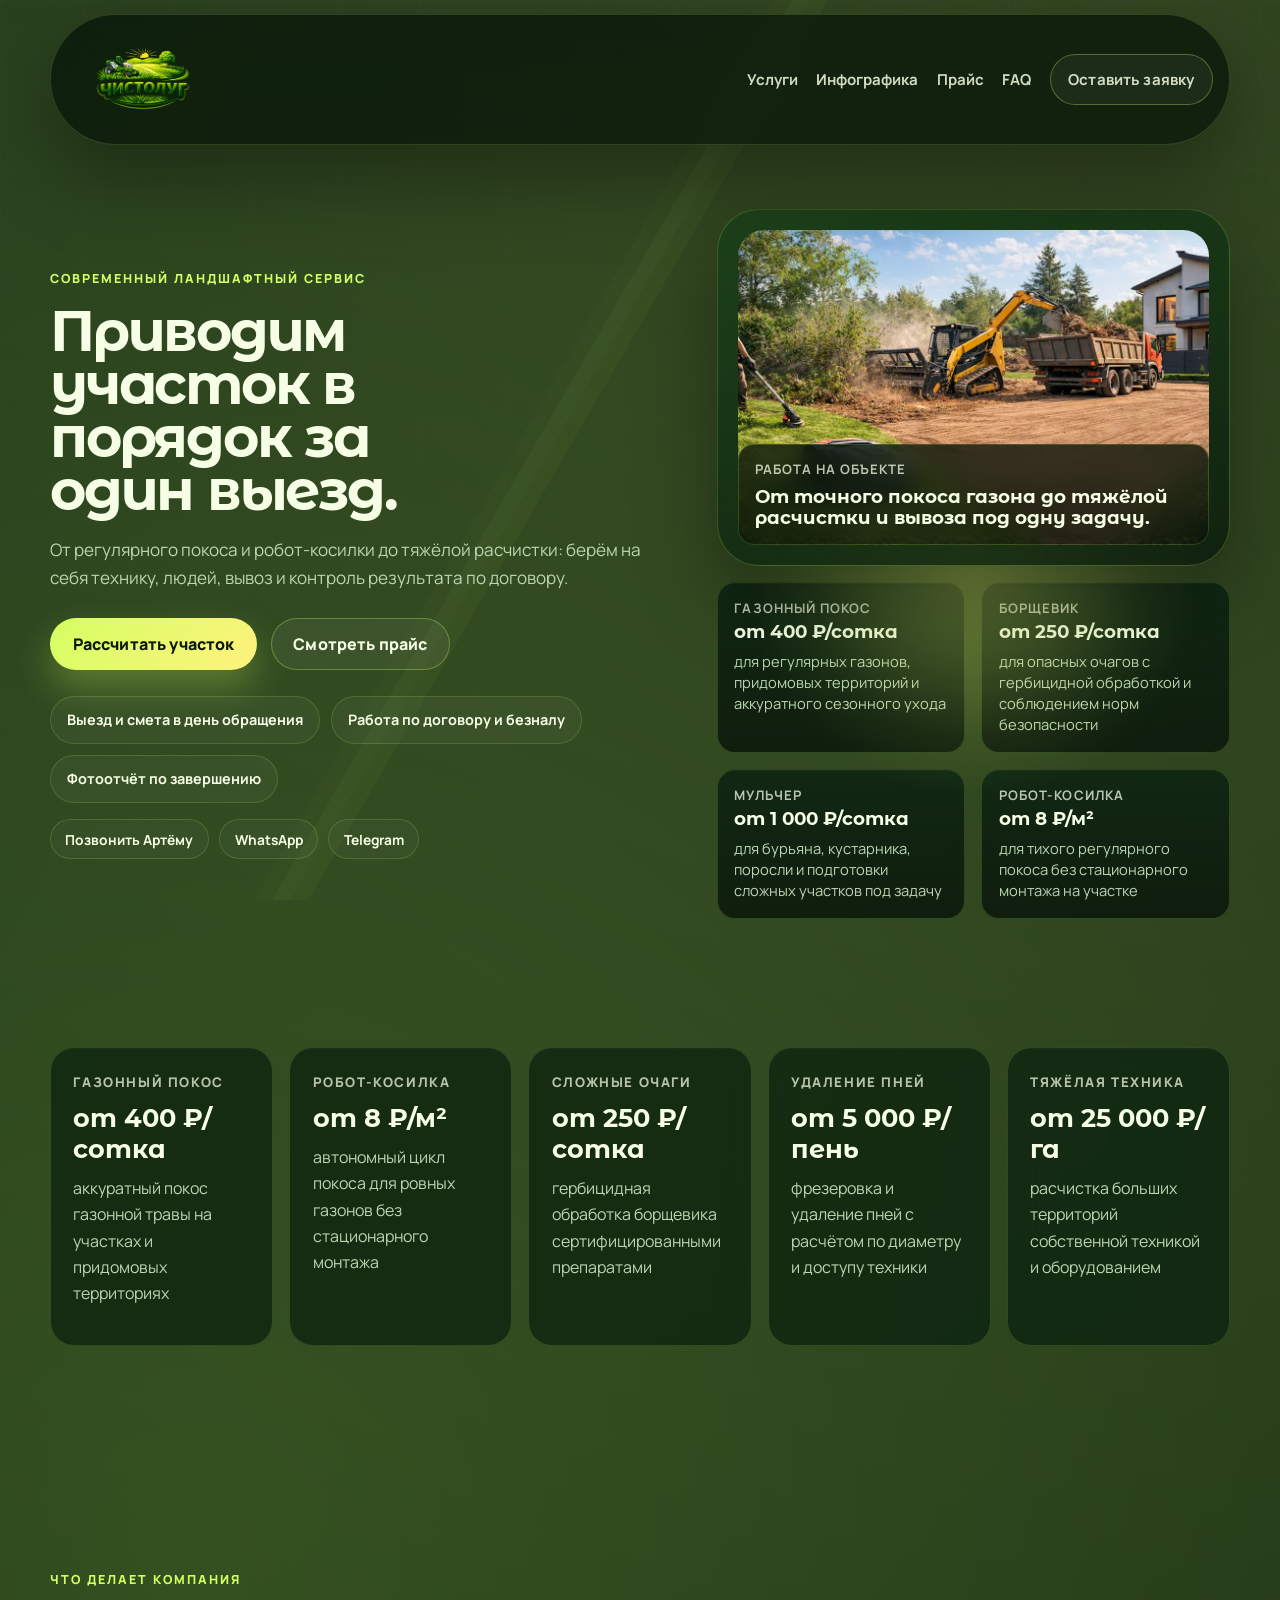
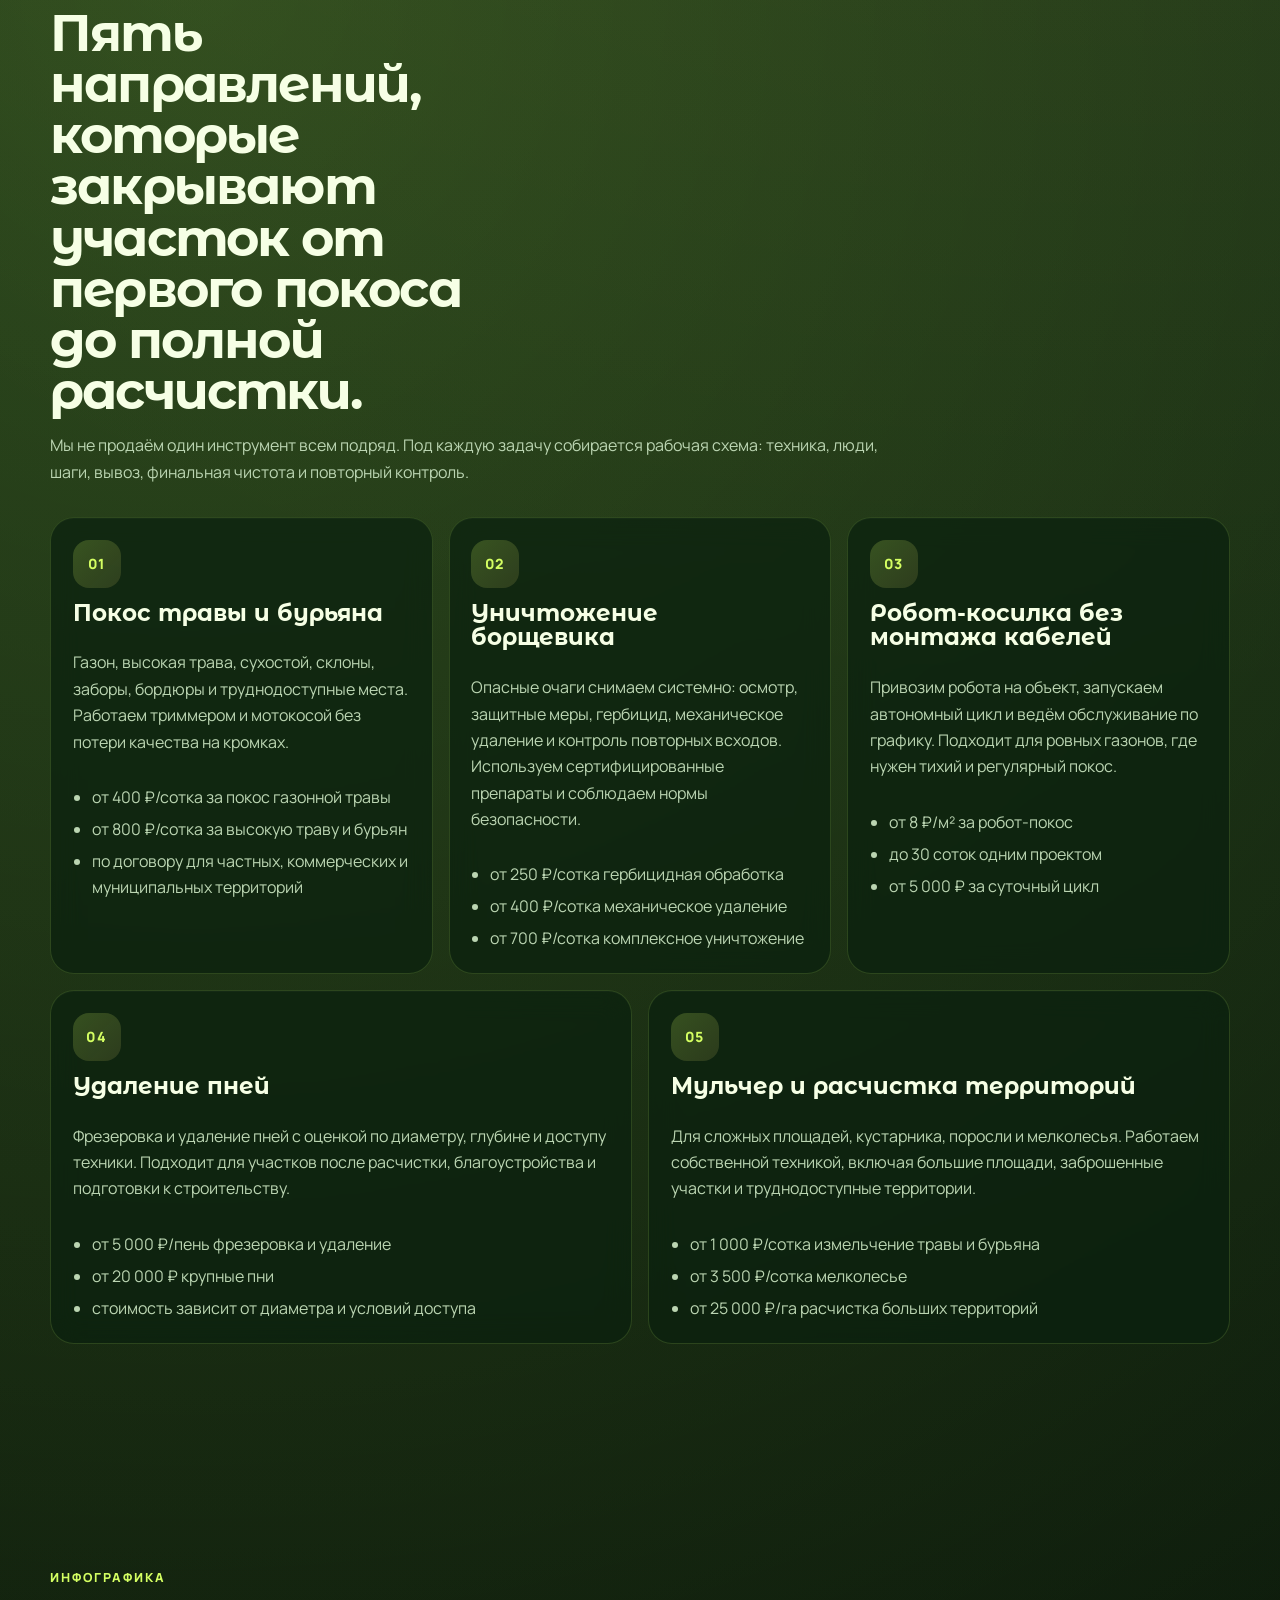
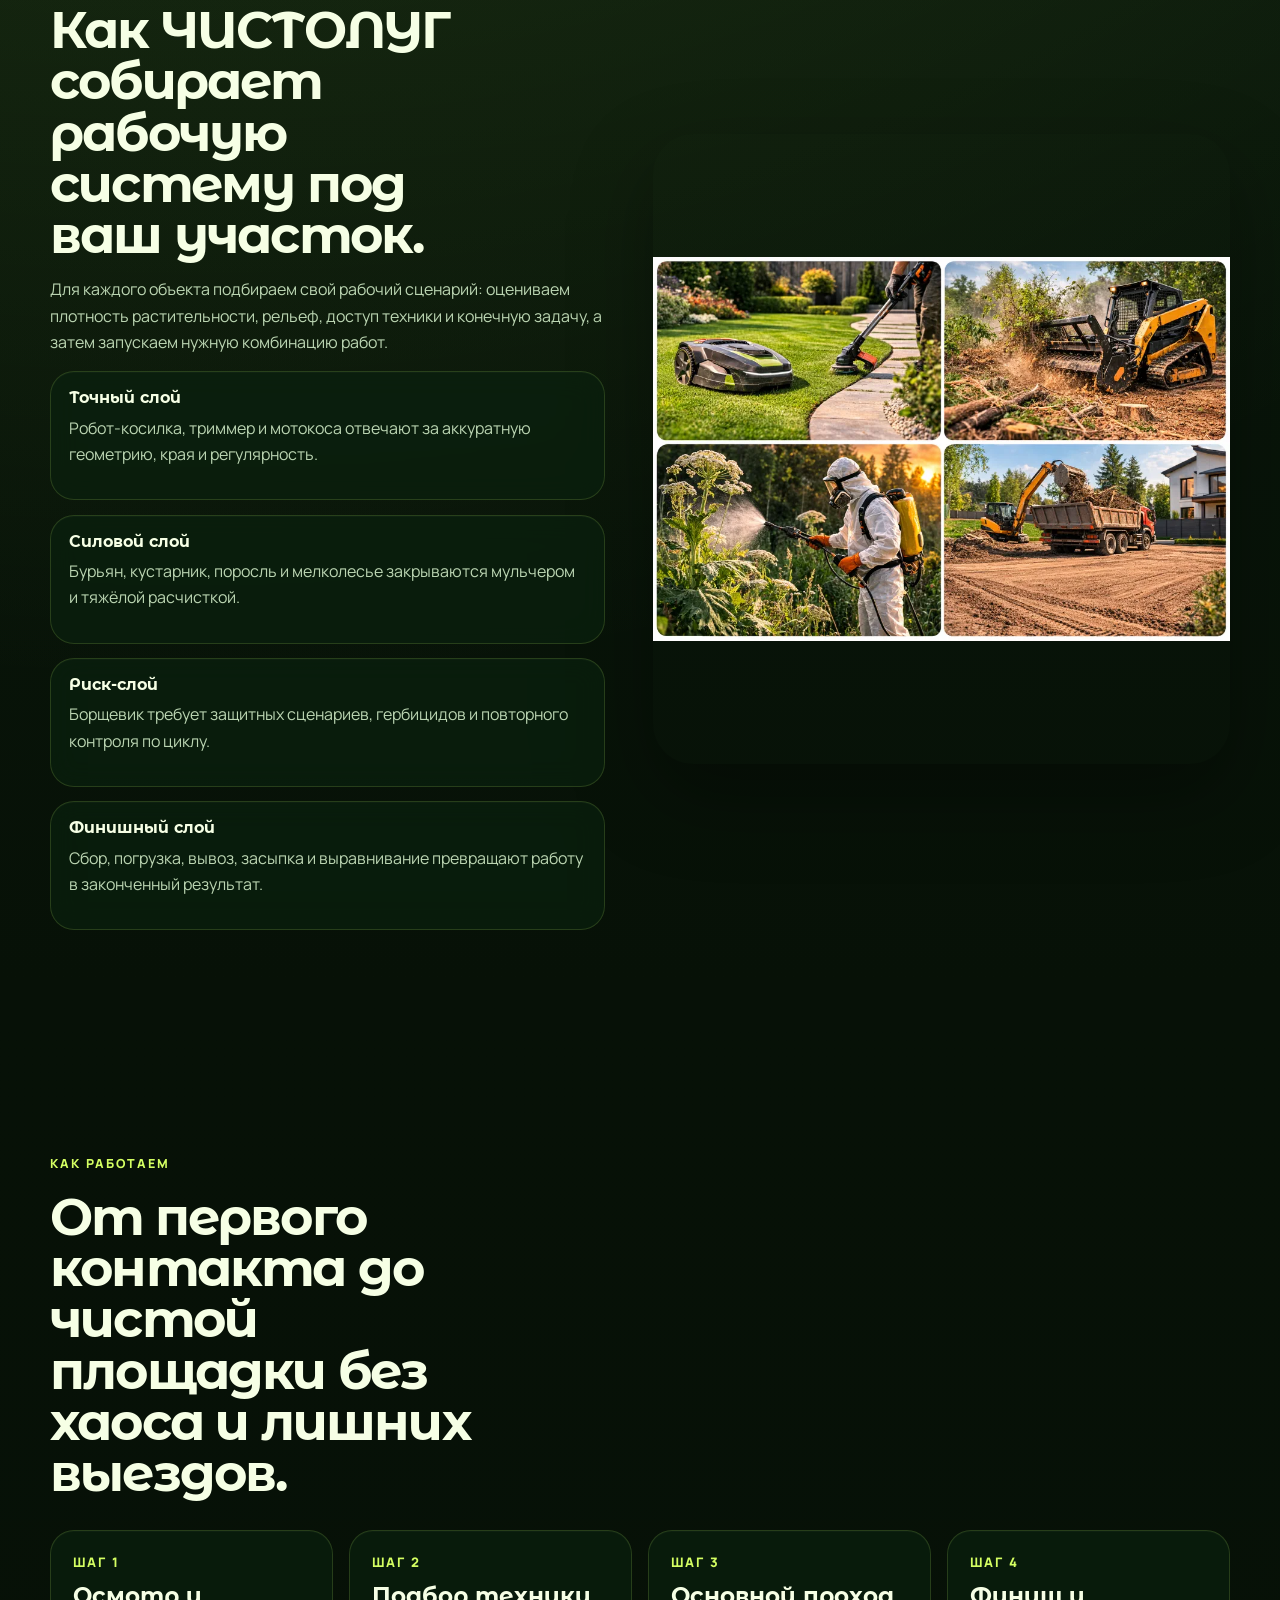
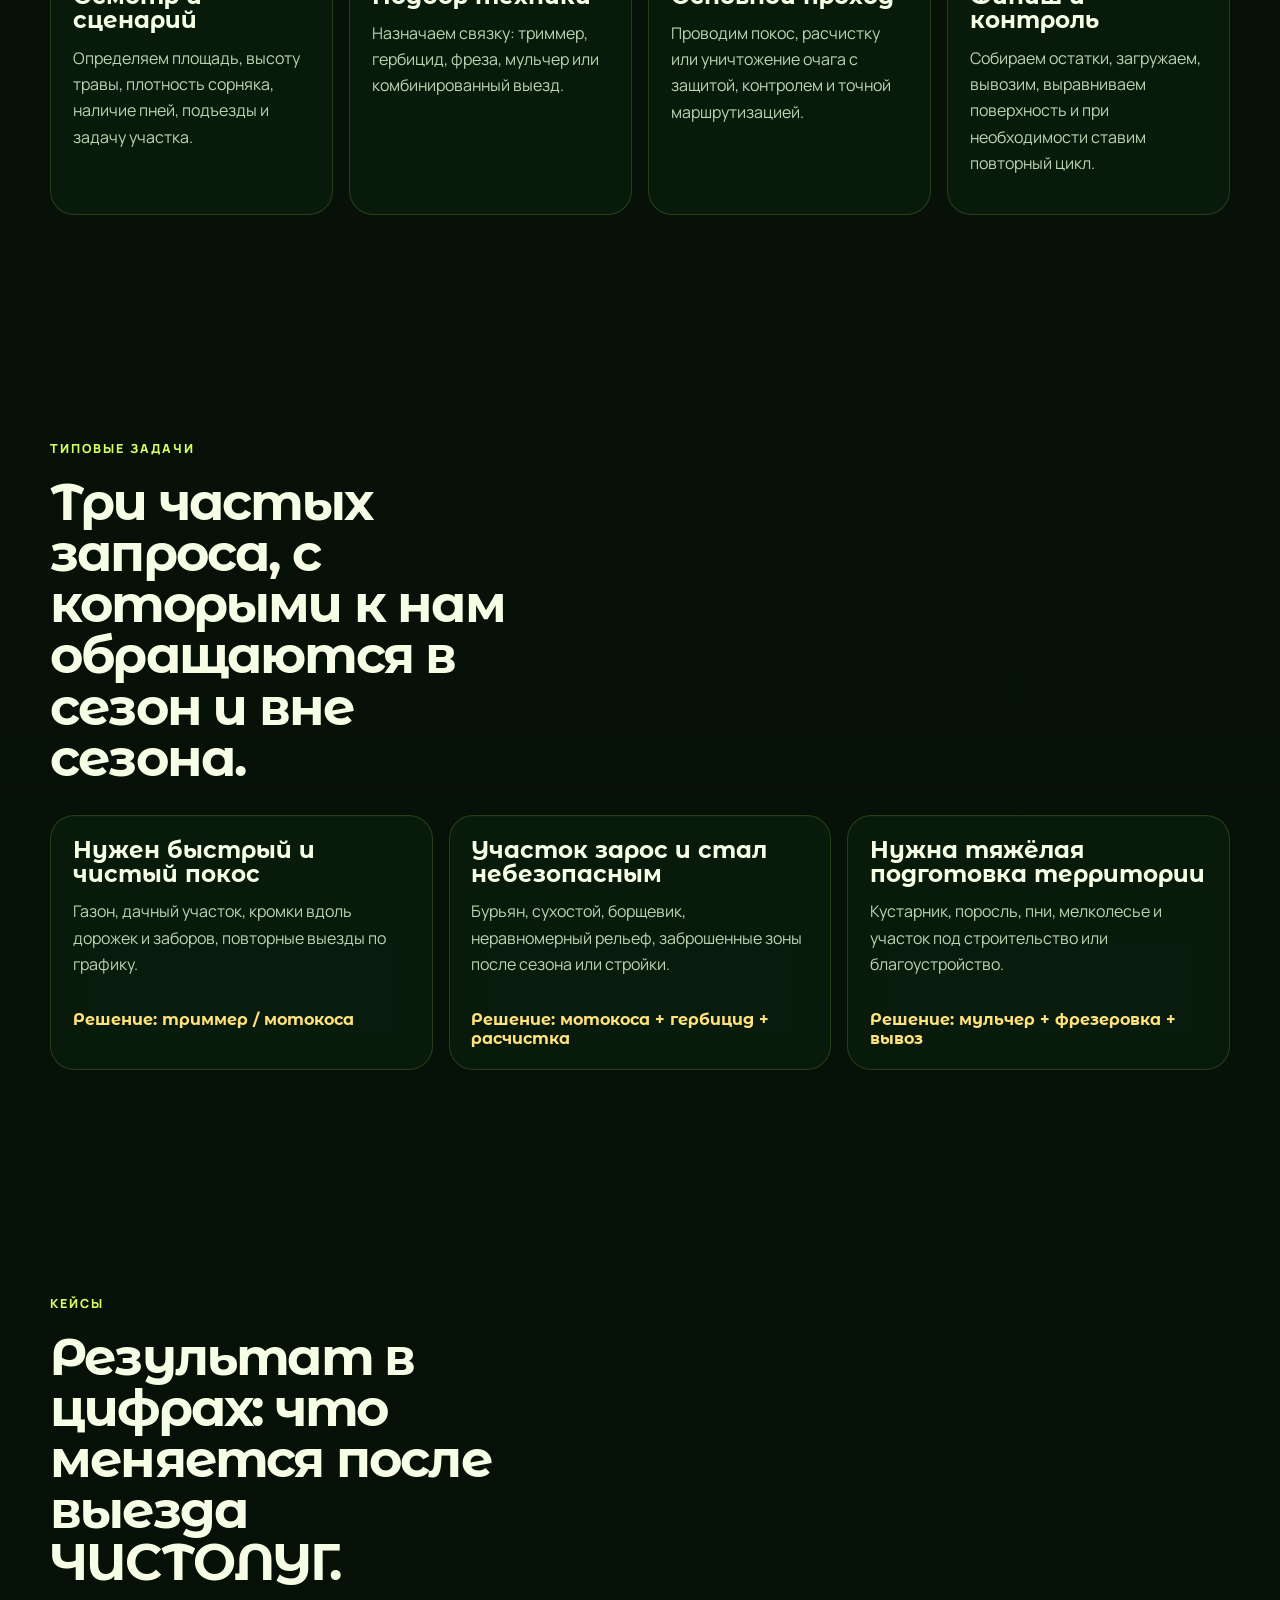
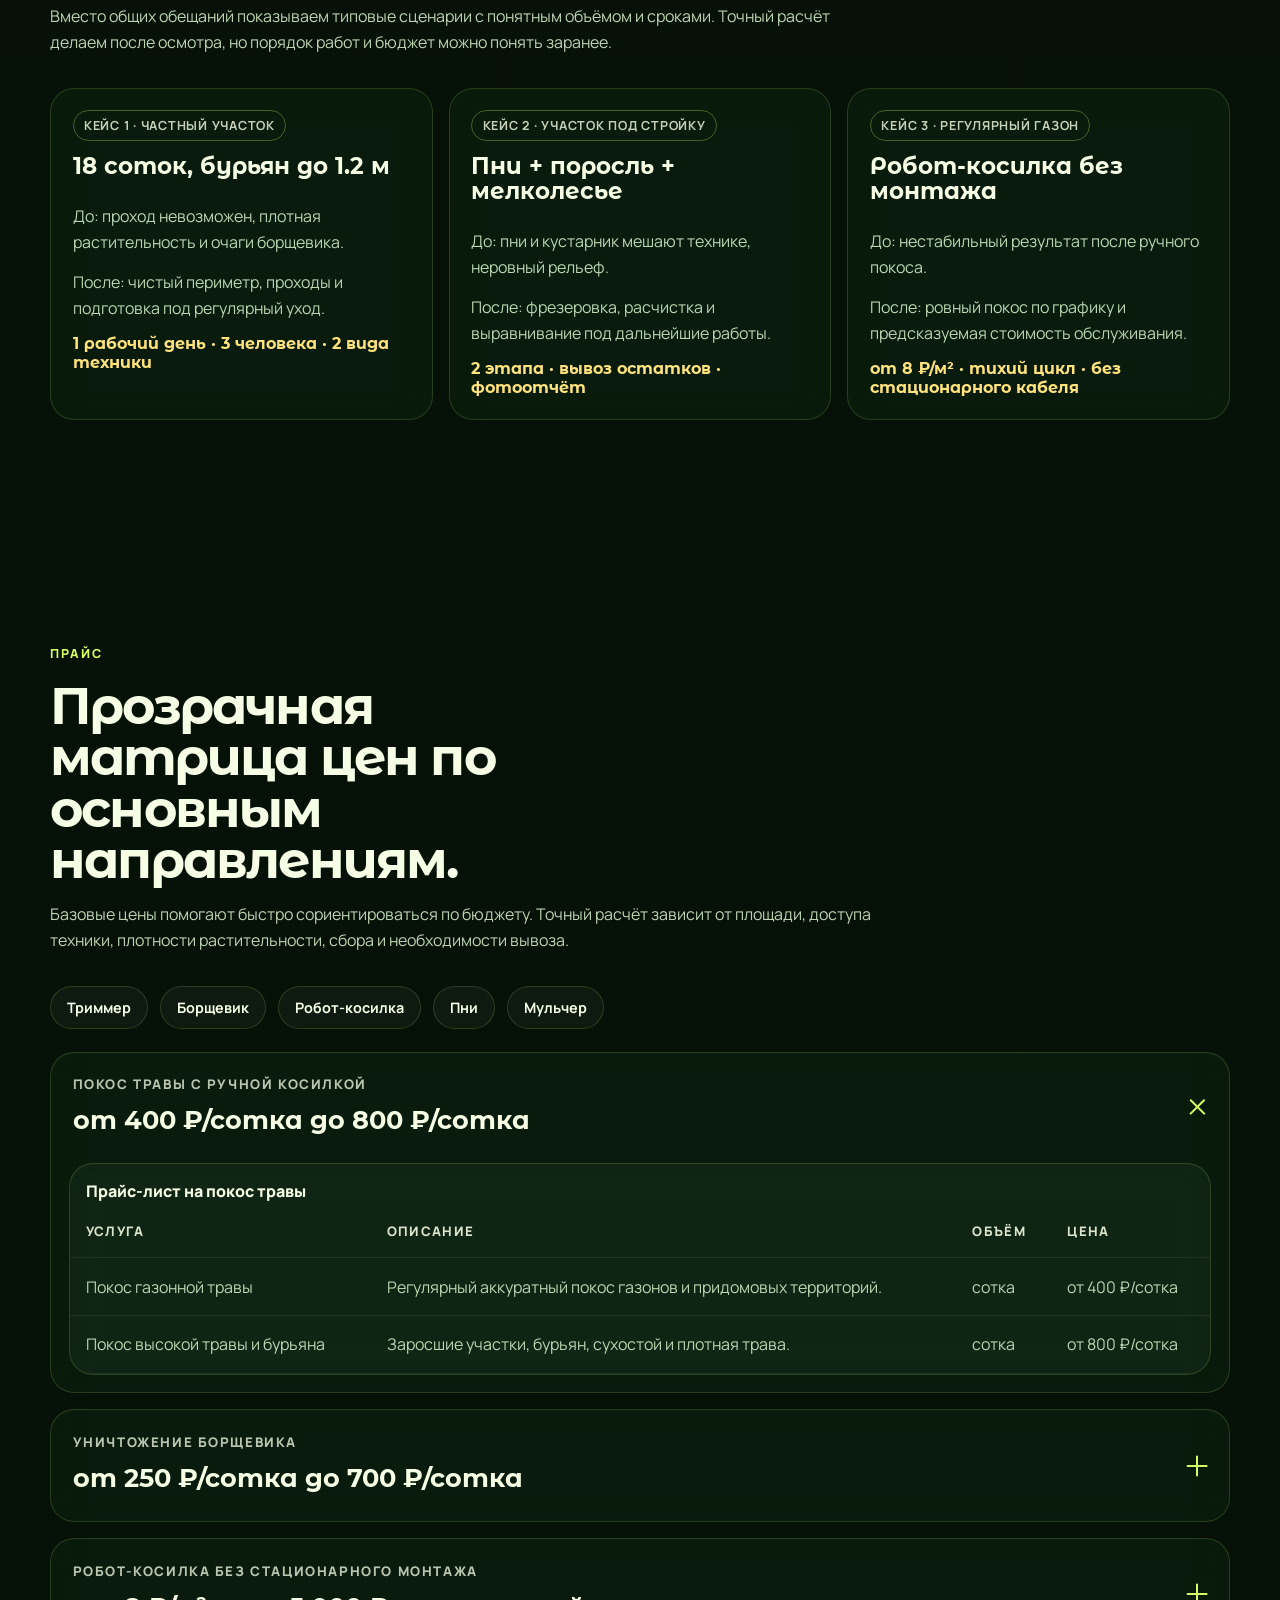
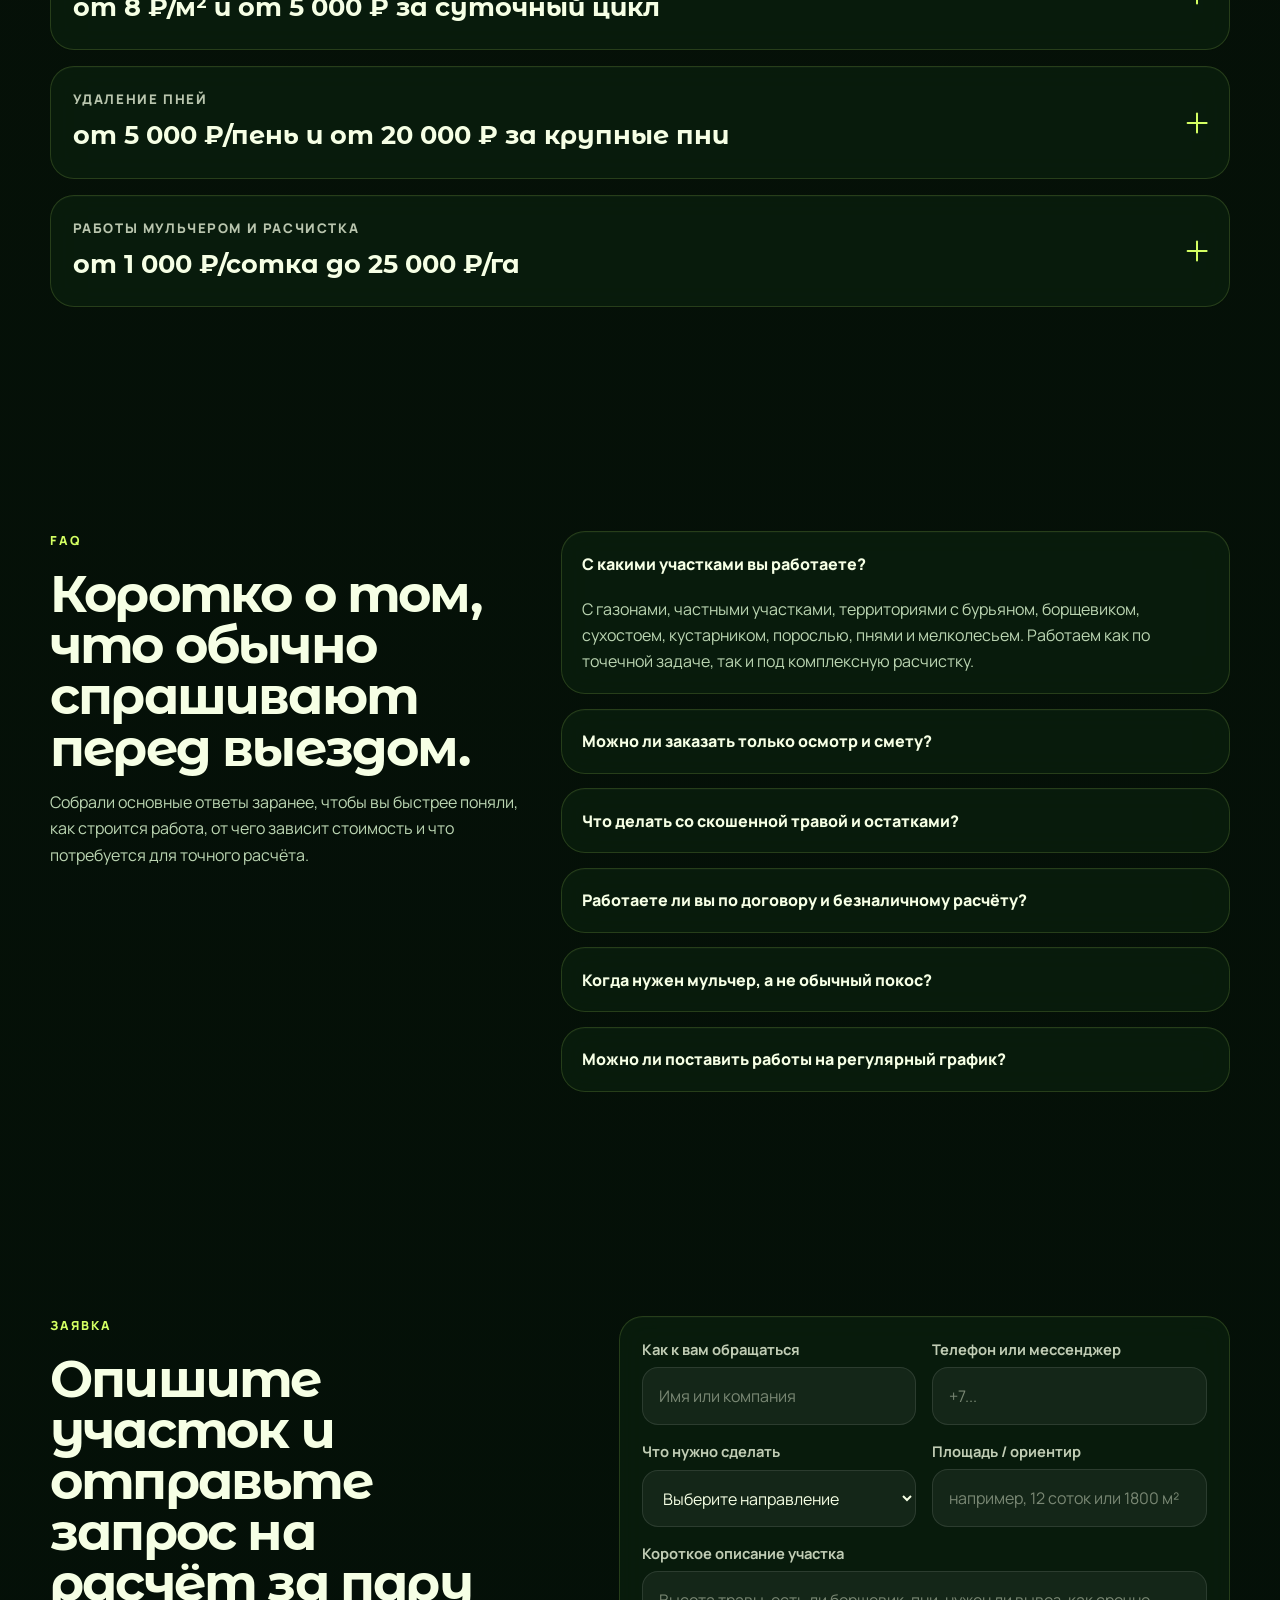
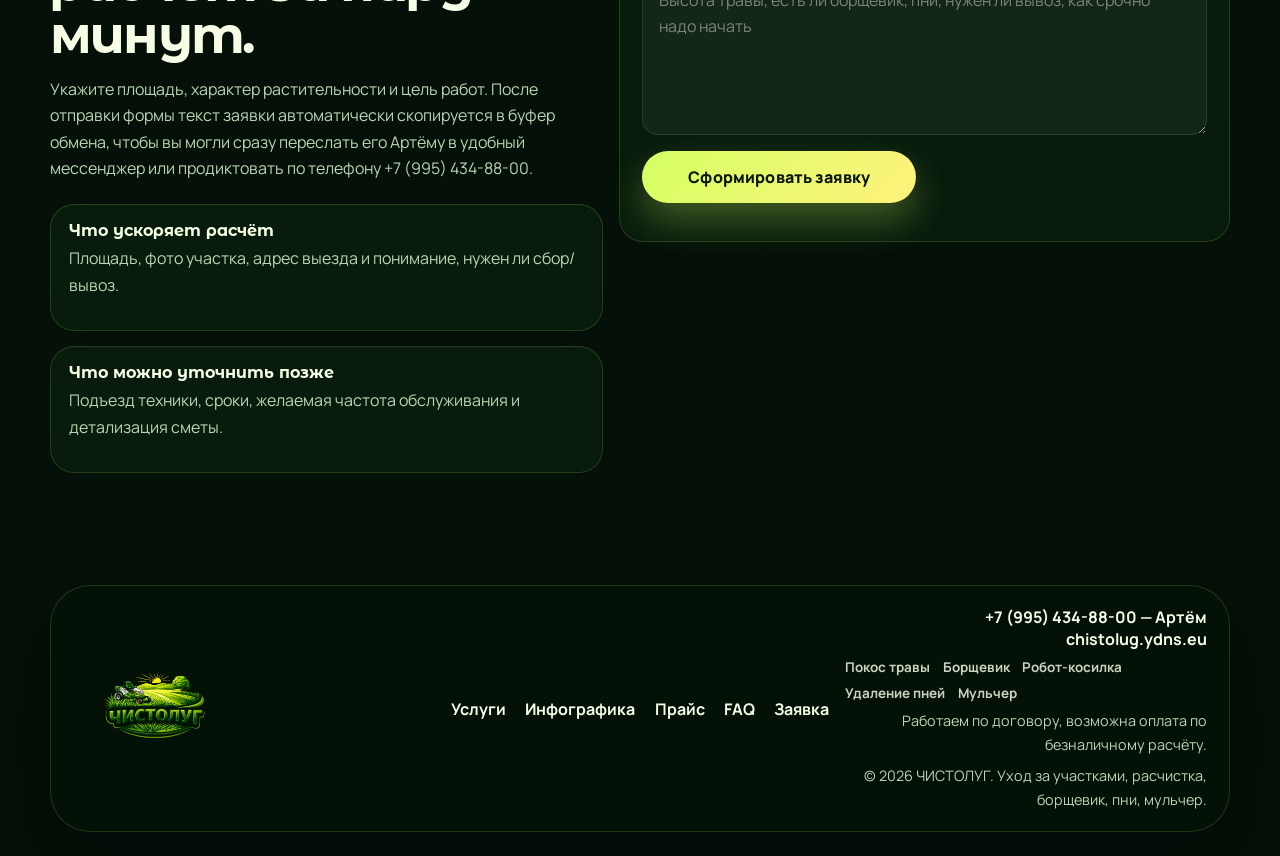
<file: index.html>
<!doctype html>
<html lang="ru">
  <head>
    <meta charset="UTF-8" />
    <meta name="viewport" content="width=device-width, initial-scale=1.0" />
    <title>ЧИСТОЛУГ - покос травы, расчистка участков, борщевик, робот-косилка и удаление пней</title>
    <meta
      name="description"
      content="ЧИСТОЛУГ выполняет покос травы, расчистку заросших участков, уничтожение борщевика, робот-покос, удаление пней и мульчирование. Работы под ключ, прозрачный прайс, выезд по договору."
    />
    <meta
      name="keywords"
      content="покос травы, расчистка участков, уничтожение борщевика, робот-косилка, удаление пней, мульчер, покос газона"
    />
    <meta name="theme-color" content="#0d2413" />
    <meta name="robots" content="index,follow,max-image-preview:large" />
    <link rel="canonical" href="https://chistolug.ydns.eu/" />
    <link rel="icon" href="assets/favicon-logo.png" type="image/png" sizes="512x512" />
    <link rel="apple-touch-icon" href="assets/favicon-logo.png" />
    <link rel="manifest" href="site.webmanifest" />
    <meta property="og:locale" content="ru_RU" />
    <meta property="og:type" content="website" />
    <meta property="og:title" content="ЧИСТОЛУГ - современный сервис покоса и расчистки участков" />
    <meta
      property="og:description"
      content="От аккуратного покоса газона до тяжёлой расчистки мульчером: борщевик, бурьян, пни, мелколесье и робот-косилка."
    />
    <meta property="og:url" content="https://chistolug.ydns.eu/" />
    <meta property="og:site_name" content="ЧИСТОЛУГ" />
    <meta property="og:image" content="https://chistolug.ydns.eu/assets/og-card.svg" />
    <meta property="og:image:type" content="image/svg+xml" />
    <meta property="og:image:width" content="1200" />
    <meta property="og:image:height" content="630" />
    <meta name="twitter:card" content="summary_large_image" />
    <meta name="twitter:title" content="ЧИСТОЛУГ - покос, расчистка и восстановление участков" />
    <meta
      name="twitter:description"
      content="Комплексный ландшафтный сервис: трава, борщевик, робот-косилка, пни и мульчер."
    />
    <meta name="twitter:image" content="https://chistolug.ydns.eu/assets/og-card.svg" />
    <link
      rel="preload"
      href="assets/hiro-960.webp"
      as="image"
      imagesrcset="assets/hiro-960.webp 960w, assets/hiro-1536.webp 1536w"
      imagesizes="(max-width: 960px) 100vw, 720px"
      type="image/webp"
    />
    <link rel="stylesheet" href="styles.css" />
    <script type="application/ld+json">
      {
        "@context": "https://schema.org",
        "@graph": [
          {
            "@type": "Organization",
            "@id": "https://chistolug.ydns.eu/#organization",
            "name": "ЧИСТОЛУГ",
            "url": "https://chistolug.ydns.eu/",
            "logo": "https://chistolug.ydns.eu/assets/logo-header.png",
            "image": "https://chistolug.ydns.eu/assets/og-card.svg",
            "description": "Комплексный сервис по покосу травы, расчистке участков, уничтожению борщевика, робот-покосу, удалению пней и мульчированию.",
            "areaServed": {
              "@type": "Country",
              "name": "Россия"
            },
            "telephone": "+79954348800",
            "knowsAbout": [
              "Покос травы",
              "Расчистка участков",
              "Уничтожение борщевика",
              "Робот-косилки",
              "Удаление пней",
              "Мульчирование"
            ]
          },
          {
            "@type": "LocalBusiness",
            "@id": "https://chistolug.ydns.eu/#localbusiness",
            "name": "ЧИСТОЛУГ",
            "url": "https://chistolug.ydns.eu/",
            "telephone": "+79954348800",
            "priceRange": "₽₽",
            "image": "https://chistolug.ydns.eu/assets/og-card.svg",
            "areaServed": {
              "@type": "Country",
              "name": "Россия"
            },
            "contactPoint": [
              {
                "@type": "ContactPoint",
                "telephone": "+79954348800",
                "contactType": "customer service",
                "availableLanguage": ["ru"]
              }
            ]
          },
          {
            "@type": "WebSite",
            "@id": "https://chistolug.ydns.eu/#website",
            "url": "https://chistolug.ydns.eu/",
            "name": "ЧИСТОЛУГ",
            "description": "Покос травы, расчистка участков, борщевик, пни и мульчер под ключ.",
            "publisher": {
              "@id": "https://chistolug.ydns.eu/#organization"
            },
            "inLanguage": "ru-RU"
          },
          {
            "@type": "Service",
            "name": "Покос травы и расчистка участков",
            "provider": {
              "@id": "https://chistolug.ydns.eu/#organization"
            },
            "description": "Покос газонов, бурьяна, сложных рельефов и заброшенных участков триммером и мотокосой.",
            "offers": {
              "@type": "Offer",
              "priceCurrency": "RUB",
              "priceSpecification": {
                "@type": "PriceSpecification",
                "priceCurrency": "RUB",
                "minPrice": "4",
                "unitCode": "MTK"
              }
            }
          },
          {
            "@type": "Service",
            "name": "Уничтожение борщевика",
            "provider": {
              "@id": "https://chistolug.ydns.eu/#organization"
            },
            "description": "Гербицидная обработка, механическое удаление, выкапывание с корнем и вывоз растительных остатков.",
            "offers": {
              "@type": "Offer",
              "priceCurrency": "RUB",
              "priceSpecification": {
                "@type": "PriceSpecification",
                "priceCurrency": "RUB",
                "minPrice": "2.5",
                "unitCode": "MTK"
              }
            }
          },
          {
            "@type": "Service",
            "name": "Расчистка территорий мульчером",
            "provider": {
              "@id": "https://chistolug.ydns.eu/#organization"
            },
            "description": "Измельчение травы, бурьяна, кустарника, поросли и мелколесья собственной техникой.",
            "offers": {
              "@type": "Offer",
              "priceCurrency": "RUB",
              "priceSpecification": {
                "@type": "PriceSpecification",
                "priceCurrency": "RUB",
                "minPrice": "10",
                "unitCode": "MTK"
              }
            }
          },
          {
            "@type": "Service",
            "name": "Робот-косилка без стационарного монтажа",
            "provider": {
              "@id": "https://chistolug.ydns.eu/#organization"
            },
            "description": "Доставка робот-косилки на участок, запуск автономного цикла и регулярное обслуживание по графику.",
            "offers": {
              "@type": "Offer",
              "priceCurrency": "RUB",
              "priceSpecification": {
                "@type": "PriceSpecification",
                "priceCurrency": "RUB",
                "minPrice": "8",
                "unitCode": "MTK"
              }
            }
          },
          {
            "@type": "Service",
            "name": "Удаление пней",
            "provider": {
              "@id": "https://chistolug.ydns.eu/#organization"
            },
            "description": "Фрезеровка пней, ручное выкапывание корней, засыпка и выравнивание поверхности после удаления.",
            "offers": {
              "@type": "Offer",
              "priceCurrency": "RUB",
              "priceSpecification": {
                "@type": "PriceSpecification",
                "priceCurrency": "RUB",
                "minPrice": "5000"
              }
            }
          },
          {
            "@type": "FAQPage",
            "mainEntity": [
              {
                "@type": "Question",
                "name": "С какими участками работает ЧИСТОЛУГ?",
                "acceptedAnswer": {
                  "@type": "Answer",
                  "text": "Компания работает с газонами, заброшенными участками, сложным рельефом, борщевиком, порослью, кустарником, мелколесьем и площадками после строительства."
                }
              },
              {
                "@type": "Question",
                "name": "Можно ли заказать только осмотр и смету?",
                "acceptedAnswer": {
                  "@type": "Answer",
                  "text": "Да. Для борщевика, пней, робот-косилки и мульчера предусмотрен отдельный выезд специалиста и оценка объёма работ."
                }
              },
              {
                "@type": "Question",
                "name": "Что делать со скошенной травой и растительными остатками?",
                "acceptedAnswer": {
                  "@type": "Answer",
                  "text": "Можно оставить траву в валках, собрать и складировать на участке, погрузить в транспорт или организовать вывоз на полигон."
                }
              },
              {
                "@type": "Question",
                "name": "Работаете ли вы по договору и безналичному расчёту?",
                "acceptedAnswer": {
                  "@type": "Answer",
                  "text": "Да. Работаем по договору, возможна оплата по безналичному расчёту."
                }
              }
            ]
          }
        ]
      }
    </script>
  </head>
  <body>
    <div class="page-bg" aria-hidden="true"></div>
    <header class="site-header">
      <div class="container header-grid">
        <a class="brand" href="#top" aria-label="ЧИСТОЛУГ">
          <img
            class="brand-logo-image"
            src="assets/logo-header.webp"
            alt="Логотип ЧИСТОЛУГ"
            width="180"
            height="120"
          />
        </a>
        <button class="nav-toggle" type="button" aria-expanded="false" aria-controls="site-nav" aria-label="Открыть меню">
          <span></span>
          <span></span>
        </button>
        <nav class="site-nav" id="site-nav" aria-label="Основная навигация">
          <a href="#services">Услуги</a>
          <a href="#system">Инфографика</a>
          <a href="#prices">Прайс</a>
          <a href="#faq">FAQ</a>
          <a class="button button-small button-ghost" href="#quote">Оставить заявку</a>
        </nav>
      </div>
    </header>

    <main id="top">
      <section class="hero section">
        <div class="container hero-grid">
          <div class="hero-copy reveal">
            <p class="eyebrow">Современный ландшафтный сервис</p>
            <h1>Приводим участок в порядок за один выезд.</h1>
            <p class="hero-lead">
              От регулярного покоса и робот-косилки до тяжёлой расчистки: берём на себя технику, людей,
              вывоз и контроль результата по договору.
            </p>
            <div class="hero-actions">
              <a class="button button-primary" href="#quote">Рассчитать участок</a>
              <a class="button button-secondary" href="#prices">Смотреть прайс</a>
            </div>
            <ul class="hero-tags" aria-label="Направления работ">
              <li>Выезд и смета в день обращения</li>
              <li>Работа по договору и безналу</li>
              <li>Фотоотчёт по завершению</li>
            </ul>
            <div class="hero-contact-links">
              <a class="hero-contact-link" href="tel:+79954348800">Позвонить Артёму</a>
              <a class="hero-contact-link" href="https://wa.me/79954348800" target="_blank" rel="noopener">WhatsApp</a>
              <a
                class="hero-contact-link"
                href="https://t.me/share/url?url=https%3A%2F%2Fchistolug.ydns.eu%2F&text=%D0%A5%D0%BE%D1%87%D1%83%20%D1%80%D0%B0%D1%81%D1%87%D0%B5%D1%82%20%D1%83%D1%87%D0%B0%D1%81%D1%82%D0%BA%D0%B0%20%D0%A7%D0%98%D0%A1%D0%A2%D0%9E%D0%9B%D0%A3%D0%93"
                target="_blank"
                rel="noopener"
              >
                Telegram
              </a>
            </div>
          </div>

          <div class="hero-visual reveal" style="--delay: 0.12s">
            <div class="hero-orbit" aria-hidden="true"></div>
            <figure class="hero-scene-card">
              <picture>
                <source
                  srcset="assets/hiro-960.webp 960w, assets/hiro-1536.webp 1536w"
                  sizes="(max-width: 960px) 100vw, 720px"
                  type="image/webp"
                />
                <img
                  src="assets/hiro.png"
                  alt="Техника ЧИСТОЛУГ на объекте: ручной покос и расчистка участка с погрузкой растительных остатков."
                  width="1536"
                  height="1024"
                  fetchpriority="high"
                />
              </picture>
              <figcaption class="scene-caption">
                <span>Работа на объекте</span>
                <strong>От точного покоса газона до тяжёлой расчистки и вывоза под одну задачу.</strong>
              </figcaption>
            </figure>
            <div class="hero-badge-grid" aria-label="Ключевые форматы работ">
              <article class="hero-badge">
                <span>Газонный покос</span>
                <strong>от 400 ₽/сотка</strong>
                <p>для регулярных газонов, придомовых территорий и аккуратного сезонного ухода</p>
              </article>
              <article class="hero-badge">
                <span>Борщевик</span>
                <strong>от 250 ₽/сотка</strong>
                <p>для опасных очагов с гербицидной обработкой и соблюдением норм безопасности</p>
              </article>
              <article class="hero-badge">
                <span>Мульчер</span>
                <strong>от 1 000 ₽/сотка</strong>
                <p>для бурьяна, кустарника, поросли и подготовки сложных участков под задачу</p>
              </article>
              <article class="hero-badge">
                <span>Робот-косилка</span>
                <strong>от 8 ₽/м²</strong>
                <p>для тихого регулярного покоса без стационарного монтажа на участке</p>
              </article>
            </div>
          </div>
        </div>
      </section>

      <section class="proof section">
        <div class="container">
          <div class="proof-grid">
            <article class="metric reveal">
              <span class="metric-label">Газонный покос</span>
              <strong class="metric-value">от 400 ₽/сотка</strong>
              <p>аккуратный покос газонной травы на участках и придомовых территориях</p>
            </article>
            <article class="metric reveal" style="--delay: 0.06s">
              <span class="metric-label">Робот-косилка</span>
              <strong class="metric-value">от 8 ₽/м²</strong>
              <p>автономный цикл покоса для ровных газонов без стационарного монтажа</p>
            </article>
            <article class="metric reveal" style="--delay: 0.1s">
              <span class="metric-label">Сложные очаги</span>
              <strong class="metric-value">от 250 ₽/сотка</strong>
              <p>гербицидная обработка борщевика сертифицированными препаратами</p>
            </article>
            <article class="metric reveal" style="--delay: 0.14s">
              <span class="metric-label">Удаление пней</span>
              <strong class="metric-value">от 5 000 ₽/пень</strong>
              <p>фрезеровка и удаление пней с расчётом по диаметру и доступу техники</p>
            </article>
            <article class="metric reveal" style="--delay: 0.18s">
              <span class="metric-label">Тяжёлая техника</span>
              <strong class="metric-value">от 25 000 ₽/га</strong>
              <p>расчистка больших территорий собственной техникой и оборудованием</p>
            </article>
          </div>
        </div>
      </section>

      <section class="section services" id="services">
        <div class="container">
          <div class="section-heading reveal">
            <p class="eyebrow">Что делает компания</p>
            <h2>Пять направлений, которые закрывают участок от первого покоса до полной расчистки.</h2>
            <p>
              Мы не продаём один инструмент всем подряд. Под каждую задачу собирается рабочая схема:
              техника, люди, шаги, вывоз, финальная чистота и повторный контроль.
            </p>
          </div>

          <div class="service-grid">
            <article class="service-card reveal">
              <span class="service-icon">01</span>
              <h3>Покос травы и бурьяна</h3>
              <p>
                Газон, высокая трава, сухостой, склоны, заборы, бордюры и труднодоступные места. Работаем
                триммером и мотокосой без потери качества на кромках.
              </p>
              <ul>
                <li>от 400 ₽/сотка за покос газонной травы</li>
                <li>от 800 ₽/сотка за высокую траву и бурьян</li>
                <li>по договору для частных, коммерческих и муниципальных территорий</li>
              </ul>
            </article>

            <article class="service-card reveal" style="--delay: 0.06s">
              <span class="service-icon">02</span>
              <h3>Уничтожение борщевика</h3>
              <p>
                Опасные очаги снимаем системно: осмотр, защитные меры, гербицид, механическое удаление и
                контроль повторных всходов. Используем сертифицированные препараты и соблюдаем нормы безопасности.
              </p>
              <ul>
                <li>от 250 ₽/сотка гербицидная обработка</li>
                <li>от 400 ₽/сотка механическое удаление</li>
                <li>от 700 ₽/сотка комплексное уничтожение</li>
              </ul>
            </article>

            <article class="service-card reveal" style="--delay: 0.12s">
              <span class="service-icon">03</span>
              <h3>Робот-косилка без монтажа кабелей</h3>
              <p>
                Привозим робота на объект, запускаем автономный цикл и ведём обслуживание по графику.
                Подходит для ровных газонов, где нужен тихий и регулярный покос.
              </p>
              <ul>
                <li>от 8 ₽/м² за робот-покос</li>
                <li>до 30 соток одним проектом</li>
                <li>от 5 000 ₽ за суточный цикл</li>
              </ul>
            </article>

            <article class="service-card reveal" style="--delay: 0.18s">
              <span class="service-icon">04</span>
              <h3>Удаление пней</h3>
              <p>
                Фрезеровка и удаление пней с оценкой по диаметру, глубине и доступу техники. Подходит для
                участков после расчистки, благоустройства и подготовки к строительству.
              </p>
              <ul>
                <li>от 5 000 ₽/пень фрезеровка и удаление</li>
                <li>от 20 000 ₽ крупные пни</li>
                <li>стоимость зависит от диаметра и условий доступа</li>
              </ul>
            </article>

            <article class="service-card reveal" style="--delay: 0.24s">
              <span class="service-icon">05</span>
              <h3>Мульчер и расчистка территорий</h3>
              <p>
                Для сложных площадей, кустарника, поросли и мелколесья. Работаем собственной техникой,
                включая большие площади, заброшенные участки и труднодоступные территории.
              </p>
              <ul>
                <li>от 1 000 ₽/сотка измельчение травы и бурьяна</li>
                <li>от 3 500 ₽/сотка мелколесье</li>
                <li>от 25 000 ₽/га расчистка больших территорий</li>
              </ul>
            </article>
          </div>
        </div>
      </section>

      <section class="section system" id="system">
        <div class="container system-grid">
          <div class="system-copy reveal">
            <p class="eyebrow">Инфографика</p>
            <h2>Как ЧИСТОЛУГ собирает рабочую систему под ваш участок.</h2>
            <p>
              Для каждого объекта подбираем свой рабочий сценарий: оцениваем плотность растительности,
              рельеф, доступ техники и конечную задачу, а затем запускаем нужную комбинацию работ.
            </p>
            <div class="system-list">
              <article>
                <strong>Точный слой</strong>
                <p>Робот-косилка, триммер и мотокоса отвечают за аккуратную геометрию, края и регулярность.</p>
              </article>
              <article>
                <strong>Силовой слой</strong>
                <p>Бурьян, кустарник, поросль и мелколесье закрываются мульчером и тяжёлой расчисткой.</p>
              </article>
              <article>
                <strong>Риск-слой</strong>
                <p>Борщевик требует защитных сценариев, гербицидов и повторного контроля по циклу.</p>
              </article>
              <article>
                <strong>Финишный слой</strong>
                <p>Сбор, погрузка, вывоз, засыпка и выравнивание превращают работу в законченный результат.</p>
              </article>
            </div>
          </div>

          <figure class="system-visual reveal" style="--delay: 0.12s">
            <picture>
              <source
                srcset="assets/services-960.webp 960w, assets/services-1536.webp 1536w"
                sizes="(max-width: 960px) 100vw, 700px"
                type="image/webp"
              />
              <img
                src="assets/services.png"
                alt="Коллаж направлений ЧИСТОЛУГ: ручной покос, мульчер, обработка борщевика и вывоз растительных остатков."
                width="1536"
                height="1024"
                loading="lazy"
              />
            </picture>
          </figure>
        </div>
      </section>

      <section class="section process">
        <div class="container">
          <div class="section-heading reveal">
            <p class="eyebrow">Как работаем</p>
            <h2>От первого контакта до чистой площадки без хаоса и лишних выездов.</h2>
          </div>
          <div class="process-grid">
            <article class="process-card reveal">
              <span>Шаг 1</span>
              <h3>Осмотр и сценарий</h3>
              <p>Определяем площадь, высоту травы, плотность сорняка, наличие пней, подъезды и задачу участка.</p>
            </article>
            <article class="process-card reveal" style="--delay: 0.06s">
              <span>Шаг 2</span>
              <h3>Подбор техники</h3>
              <p>Назначаем связку: триммер, гербицид, фреза, мульчер или комбинированный выезд.</p>
            </article>
            <article class="process-card reveal" style="--delay: 0.12s">
              <span>Шаг 3</span>
              <h3>Основной проход</h3>
              <p>Проводим покос, расчистку или уничтожение очага с защитой, контролем и точной маршрутизацией.</p>
            </article>
            <article class="process-card reveal" style="--delay: 0.18s">
              <span>Шаг 4</span>
              <h3>Финиш и контроль</h3>
              <p>Собираем остатки, загружаем, вывозим, выравниваем поверхность и при необходимости ставим повторный цикл.</p>
            </article>
          </div>
        </div>
      </section>

      <section class="section cases">
        <div class="container">
          <div class="section-heading reveal">
            <p class="eyebrow">Типовые задачи</p>
            <h2>Три частых запроса, с которыми к нам обращаются в сезон и вне сезона.</h2>
          </div>
          <div class="case-grid">
            <article class="case-card reveal">
              <h3>Нужен быстрый и чистый покос</h3>
              <p>Газон, дачный участок, кромки вдоль дорожек и заборов, повторные выезды по графику.</p>
              <strong>Решение: триммер / мотокоса</strong>
            </article>
            <article class="case-card reveal" style="--delay: 0.08s">
              <h3>Участок зарос и стал небезопасным</h3>
              <p>Бурьян, сухостой, борщевик, неравномерный рельеф, заброшенные зоны после сезона или стройки.</p>
              <strong>Решение: мотокоса + гербицид + расчистка</strong>
            </article>
            <article class="case-card reveal" style="--delay: 0.16s">
              <h3>Нужна тяжёлая подготовка территории</h3>
              <p>Кустарник, поросль, пни, мелколесье и участок под строительство или благоустройство.</p>
              <strong>Решение: мульчер + фрезеровка + вывоз</strong>
            </article>
          </div>
        </div>
      </section>

      <section class="section trust" id="results">
        <div class="container">
          <div class="section-heading reveal">
            <p class="eyebrow">Кейсы</p>
            <h2>Результат в цифрах: что меняется после выезда ЧИСТОЛУГ.</h2>
            <p>
              Вместо общих обещаний показываем типовые сценарии с понятным объёмом и сроками. Точный расчёт
              делаем после осмотра, но порядок работ и бюджет можно понять заранее.
            </p>
          </div>
          <div class="trust-grid">
            <article class="trust-card reveal">
              <span class="trust-kicker">Кейс 1 · частный участок</span>
              <h3>18 соток, бурьян до 1.2 м</h3>
              <p class="trust-state">До: проход невозможен, плотная растительность и очаги борщевика.</p>
              <p class="trust-state">После: чистый периметр, проходы и подготовка под регулярный уход.</p>
              <strong>1 рабочий день · 3 человека · 2 вида техники</strong>
            </article>
            <article class="trust-card reveal" style="--delay: 0.08s">
              <span class="trust-kicker">Кейс 2 · участок под стройку</span>
              <h3>Пни + поросль + мелколесье</h3>
              <p class="trust-state">До: пни и кустарник мешают технике, неровный рельеф.</p>
              <p class="trust-state">После: фрезеровка, расчистка и выравнивание под дальнейшие работы.</p>
              <strong>2 этапа · вывоз остатков · фотоотчёт</strong>
            </article>
            <article class="trust-card reveal" style="--delay: 0.16s">
              <span class="trust-kicker">Кейс 3 · регулярный газон</span>
              <h3>Робот-косилка без монтажа</h3>
              <p class="trust-state">До: нестабильный результат после ручного покоса.</p>
              <p class="trust-state">После: ровный покос по графику и предсказуемая стоимость обслуживания.</p>
              <strong>от 8 ₽/м² · тихий цикл · без стационарного кабеля</strong>
            </article>
          </div>
        </div>
      </section>

      <section class="section prices" id="prices">
        <div class="container">
          <div class="section-heading reveal">
            <p class="eyebrow">Прайс</p>
            <h2>Прозрачная матрица цен по основным направлениям.</h2>
            <p>
              Базовые цены помогают быстро сориентироваться по бюджету. Точный расчёт зависит от площади,
              доступа техники, плотности растительности, сбора и необходимости вывоза.
            </p>
          </div>

          <div class="price-chips reveal">
            <a class="chip-link" href="#price-trimmer">Триммер</a>
            <a class="chip-link" href="#price-hogweed">Борщевик</a>
            <a class="chip-link" href="#price-robot">Робот-косилка</a>
            <a class="chip-link" href="#price-stumps">Пни</a>
            <a class="chip-link" href="#price-mulcher">Мульчер</a>
          </div>

          <div class="price-stack">
            <details class="price-panel reveal" id="price-trimmer" open>
              <summary>
                <div>
                  <span class="price-panel-label">Покос травы с ручной косилкой</span>
                  <strong>от 400 ₽/сотка до 800 ₽/сотка</strong>
                </div>
                <span class="summary-icon" aria-hidden="true"></span>
              </summary>
              <div class="table-wrap">
                <table class="price-table">
                  <caption>Прайс-лист на покос травы</caption>
                  <thead>
                    <tr>
                      <th>Услуга</th>
                      <th>Описание</th>
                      <th>Объём</th>
                      <th>Цена</th>
                    </tr>
                  </thead>
                  <tbody>
                    <tr><td>Покос газонной травы</td><td>Регулярный аккуратный покос газонов и придомовых территорий.</td><td>сотка</td><td>от 400 ₽/сотка</td></tr>
                    <tr><td>Покос высокой травы и бурьяна</td><td>Заросшие участки, бурьян, сухостой и плотная трава.</td><td>сотка</td><td>от 800 ₽/сотка</td></tr>
                  </tbody>
                </table>
              </div>
            </details>

            <details class="price-panel reveal" id="price-hogweed">
              <summary>
                <div>
                  <span class="price-panel-label">Уничтожение борщевика</span>
                  <strong>от 250 ₽/сотка до 700 ₽/сотка</strong>
                </div>
                <span class="summary-icon" aria-hidden="true"></span>
              </summary>
              <div class="table-wrap">
                <table class="price-table">
                  <caption>Прайс-лист на уничтожение борщевика</caption>
                  <thead>
                    <tr>
                      <th>Услуга</th>
                      <th>Описание</th>
                      <th>Объём</th>
                      <th>Цена</th>
                    </tr>
                  </thead>
                  <tbody>
                    <tr><td>Гербицидная обработка</td><td>Обработка сертифицированными гербицидами, разрешёнными к применению в РФ.</td><td>сотка</td><td>от 250 ₽/сотка</td></tr>
                    <tr><td>Механическое удаление</td><td>Скашивание и локальная расчистка очага с соблюдением требований безопасности.</td><td>сотка</td><td>от 400 ₽/сотка</td></tr>
                    <tr><td>Комплексное уничтожение</td><td>Гербицидная обработка, механическое удаление и контроль повторных всходов.</td><td>сотка</td><td>от 700 ₽/сотка</td></tr>
                  </tbody>
                </table>
              </div>
            </details>

            <details class="price-panel reveal" id="price-robot">
              <summary>
                <div>
                  <span class="price-panel-label">Робот-косилка без стационарного монтажа</span>
                  <strong>от 8 ₽/м² и от 5 000 ₽ за суточный цикл</strong>
                </div>
                <span class="summary-icon" aria-hidden="true"></span>
              </summary>
              <div class="table-wrap">
                <table class="price-table">
                  <caption>Прайс-лист услуг робот-косилки</caption>
                  <thead>
                    <tr>
                      <th>Услуга</th>
                      <th>Описание</th>
                      <th>Объём</th>
                      <th>Цена</th>
                    </tr>
                  </thead>
                  <tbody>
                    <tr><td>Робот-покос</td><td>Автономный покос ровного газона с настройкой цикла на месте.</td><td>м²</td><td>от 8 ₽/м²</td></tr>
                    <tr><td>Суточный цикл</td><td>Доставка, настройка и контроль работы на участке в течение дня.</td><td>сутки</td><td>от 5 000 ₽</td></tr>
                    <tr><td>Регулярный график</td><td>Повторные выезды по расписанию для стабильного состояния газона.</td><td>м²</td><td>индивидуально</td></tr>
                  </tbody>
                </table>
              </div>
            </details>

            <details class="price-panel reveal" id="price-stumps">
              <summary>
                <div>
                  <span class="price-panel-label">Удаление пней</span>
                  <strong>от 5 000 ₽/пень и от 20 000 ₽ за крупные пни</strong>
                </div>
                <span class="summary-icon" aria-hidden="true"></span>
              </summary>
              <div class="table-wrap">
                <table class="price-table">
                  <caption>Прайс-лист на удаление пней</caption>
                  <thead>
                    <tr>
                      <th>Услуга</th>
                      <th>Описание</th>
                      <th>Объём</th>
                      <th>Цена</th>
                    </tr>
                  </thead>
                  <tbody>
                    <tr><td>Фрезеровка и удаление пней</td><td>Удаление стандартных пней после расчистки, благоустройства или подготовки к стройке.</td><td>пень</td><td>от 5 000 ₽/пень</td></tr>
                    <tr><td>Крупные пни</td><td>Большой диаметр, сложный доступ или повышенная глубина фрезеровки.</td><td>пень</td><td>от 20 000 ₽</td></tr>
                  </tbody>
                </table>
              </div>
            </details>

            <details class="price-panel reveal" id="price-mulcher">
              <summary>
                <div>
                  <span class="price-panel-label">Работы мульчером и расчистка</span>
                  <strong>от 1 000 ₽/сотка до 25 000 ₽/га</strong>
                </div>
                <span class="summary-icon" aria-hidden="true"></span>
              </summary>
              <div class="table-wrap">
                <table class="price-table">
                  <caption>Прайс-лист на работы мульчером</caption>
                  <thead>
                    <tr>
                      <th>Услуга</th>
                      <th>Описание</th>
                      <th>Объём</th>
                      <th>Цена</th>
                    </tr>
                  </thead>
                  <tbody>
                    <tr><td>Измельчение травы и бурьяна</td><td>Базовое мульчирование высокой травы и заросшей растительности.</td><td>сотка</td><td>от 1 000 ₽/сотка</td></tr>
                    <tr><td>Кустарник и поросль</td><td>Расчистка плотной поросли и молодого кустарника собственной техникой.</td><td>сотка</td><td>от 2 000 ₽/сотка</td></tr>
                    <tr><td>Мелколесье</td><td>Расчистка участков с молодой древесной растительностью и сложной массой.</td><td>сотка</td><td>от 3 500 ₽/сотка</td></tr>
                    <tr><td>Расчистка участков</td><td>Подготовка территории под благоустройство, строительство или ввод в оборот.</td><td>сотка</td><td>от 8 000 ₽/сотка</td></tr>
                    <tr><td>Расчистка больших территорий</td><td>Работы на крупных площадях, заброшенных и труднодоступных территориях.</td><td>гектар</td><td>от 25 000 ₽/га</td></tr>
                  </tbody>
                </table>
              </div>
            </details>
          </div>
        </div>
      </section>

      <section class="section faq" id="faq">
        <div class="container faq-grid">
          <div class="faq-copy reveal">
            <p class="eyebrow">FAQ</p>
            <h2>Коротко о том, что обычно спрашивают перед выездом.</h2>
            <p>
              Собрали основные ответы заранее, чтобы вы быстрее поняли, как строится работа, от чего
              зависит стоимость и что потребуется для точного расчёта.
            </p>
          </div>

          <div class="faq-list">
            <details class="faq-item reveal" open>
              <summary>С какими участками вы работаете?</summary>
              <p>
                С газонами, частными участками, территориями с бурьяном, борщевиком, сухостоем, кустарником,
                порослью, пнями и мелколесьем. Работаем как по точечной задаче, так и под комплексную расчистку.
              </p>
            </details>
            <details class="faq-item reveal" style="--delay: 0.05s">
              <summary>Можно ли заказать только осмотр и смету?</summary>
              <p>
                Да. Для борщевика, удаления пней, робот-косилки и мульчера предусмотрен отдельный выезд
                специалиста с оценкой доступа, объёма и нужной технологии.
              </p>
            </details>
            <details class="faq-item reveal" style="--delay: 0.1s">
              <summary>Что делать со скошенной травой и остатками?</summary>
              <p>
                Возможны разные сценарии: оставить в валках, собрать и складировать, погрузить в контейнер
                или организовать вывоз на полигон. Это выбирается на этапе сметы.
              </p>
            </details>
            <details class="faq-item reveal" style="--delay: 0.15s">
              <summary>Работаете ли вы по договору и безналичному расчёту?</summary>
              <p>
                Да. Работаем по договору, возможна оплата по безналичному расчёту для частных,
                коммерческих и муниципальных объектов.
              </p>
            </details>
            <details class="faq-item reveal" style="--delay: 0.2s">
              <summary>Когда нужен мульчер, а не обычный покос?</summary>
              <p>
                Когда участок зарос кустарником, порослью, высокой плотной травой или мелколесьем. Мульчер
                нужен там, где обычный покос не даёт нужной скорости и глубины расчистки.
              </p>
            </details>
            <details class="faq-item reveal" style="--delay: 0.25s">
              <summary>Можно ли поставить работы на регулярный график?</summary>
              <p>
                Да. Особенно это актуально для газонов и муниципальных территорий. Регулярные выезды помогают
                удерживать участок в чистом состоянии и не доводить его до дорогой тяжёлой расчистки.
              </p>
            </details>
          </div>
        </div>
      </section>

      <section class="section quote" id="quote">
        <div class="container quote-grid">
          <div class="quote-copy reveal">
            <p class="eyebrow">Заявка</p>
            <h2>Опишите участок и отправьте запрос на расчёт за пару минут.</h2>
            <p>
              Укажите площадь, характер растительности и цель работ. После отправки формы текст заявки
              автоматически скопируется в буфер обмена, чтобы вы могли сразу переслать его Артёму в
              удобный мессенджер или продиктовать по телефону <a href="tel:+79954348800">+7 (995) 434-88-00</a>.
            </p>
            <div class="quote-notes">
              <article>
                <strong>Что ускоряет расчёт</strong>
                <p>Площадь, фото участка, адрес выезда и понимание, нужен ли сбор/вывоз.</p>
              </article>
              <article>
                <strong>Что можно уточнить позже</strong>
                <p>Подъезд техники, сроки, желаемая частота обслуживания и детализация сметы.</p>
              </article>
            </div>
          </div>

          <form class="quote-form reveal" id="quote-form" style="--delay: 0.12s" data-endpoint="">
            <label>
              <span>Как к вам обращаться</span>
              <input type="text" name="name" placeholder="Имя или компания" required />
            </label>
            <label>
              <span>Телефон или мессенджер</span>
              <input type="text" name="contact" placeholder="+7..." required />
            </label>
            <label>
              <span>Что нужно сделать</span>
              <select name="service" required>
                <option value="">Выберите направление</option>
                <option>Покос травы и бурьяна</option>
                <option>Уничтожение борщевика</option>
                <option>Робот-косилка</option>
                <option>Удаление пней</option>
                <option>Мульчер и тяжёлая расчистка</option>
                <option>Комплекс работ</option>
              </select>
            </label>
            <label>
              <span>Площадь / ориентир</span>
              <input type="text" name="area" placeholder="например, 12 соток или 1800 м²" />
            </label>
            <label class="full-width">
              <span>Короткое описание участка</span>
              <textarea
                name="message"
                rows="5"
                placeholder="Высота травы, есть ли борщевик, пни, нужен ли вывоз, как срочно надо начать"
              ></textarea>
            </label>
            <button class="button button-primary" type="submit">Сформировать заявку</button>
            <p class="form-status" id="form-status" role="status" aria-live="polite"></p>
            <div class="form-actions" id="form-actions" hidden></div>
          </form>
        </div>
      </section>
    </main>

    <footer class="site-footer">
      <div class="container footer-grid">
        <div>
          <a class="brand brand-footer" href="#top">
            <img
              class="brand-logo-image"
              src="assets/logo-header.webp"
              alt="Логотип ЧИСТОЛУГ"
              width="168"
              height="112"
            />
          </a>
        </div>
        <div class="footer-links">
          <a href="#services">Услуги</a>
          <a href="#system">Инфографика</a>
          <a href="#prices">Прайс</a>
          <a href="#faq">FAQ</a>
          <a href="#quote">Заявка</a>
        </div>
        <div class="footer-meta">
          <a href="tel:+79954348800">+7 (995) 434-88-00 — Артём</a>
          <a href="https://chistolug.ydns.eu/">chistolug.ydns.eu</a>
          <div class="footer-service-links">
            <a href="/pokos-travy.html">Покос травы</a>
            <a href="/unichtozhenie-borshchevika.html">Борщевик</a>
            <a href="/robot-kosilka.html">Робот-косилка</a>
            <a href="/udalenie-pney.html">Удаление пней</a>
            <a href="/raschistka-mulcherom.html">Мульчер</a>
          </div>
          <p>Работаем по договору, возможна оплата по безналичному расчёту.</p>
          <p>© <span id="year"></span> ЧИСТОЛУГ. Уход за участками, расчистка, борщевик, пни, мульчер.</p>
        </div>
      </div>
    </footer>

    <div class="mobile-contact-bar" aria-label="Быстрый контакт">
      <a href="tel:+79954348800">Позвонить</a>
      <a href="https://wa.me/79954348800" target="_blank" rel="noopener">WhatsApp</a>
      <a
        href="https://t.me/share/url?url=https%3A%2F%2Fchistolug.ydns.eu%2F&text=%D0%A5%D0%BE%D1%87%D1%83%20%D1%80%D0%B0%D1%81%D1%87%D0%B5%D1%82%20%D1%83%D1%87%D0%B0%D1%81%D1%82%D0%BA%D0%B0%20%D0%A7%D0%98%D0%A1%D0%A2%D0%9E%D0%9B%D0%A3%D0%93"
        target="_blank"
        rel="noopener"
      >
        Telegram
      </a>
    </div>

    <script src="script.js"></script>
  </body>
</html>
</file>
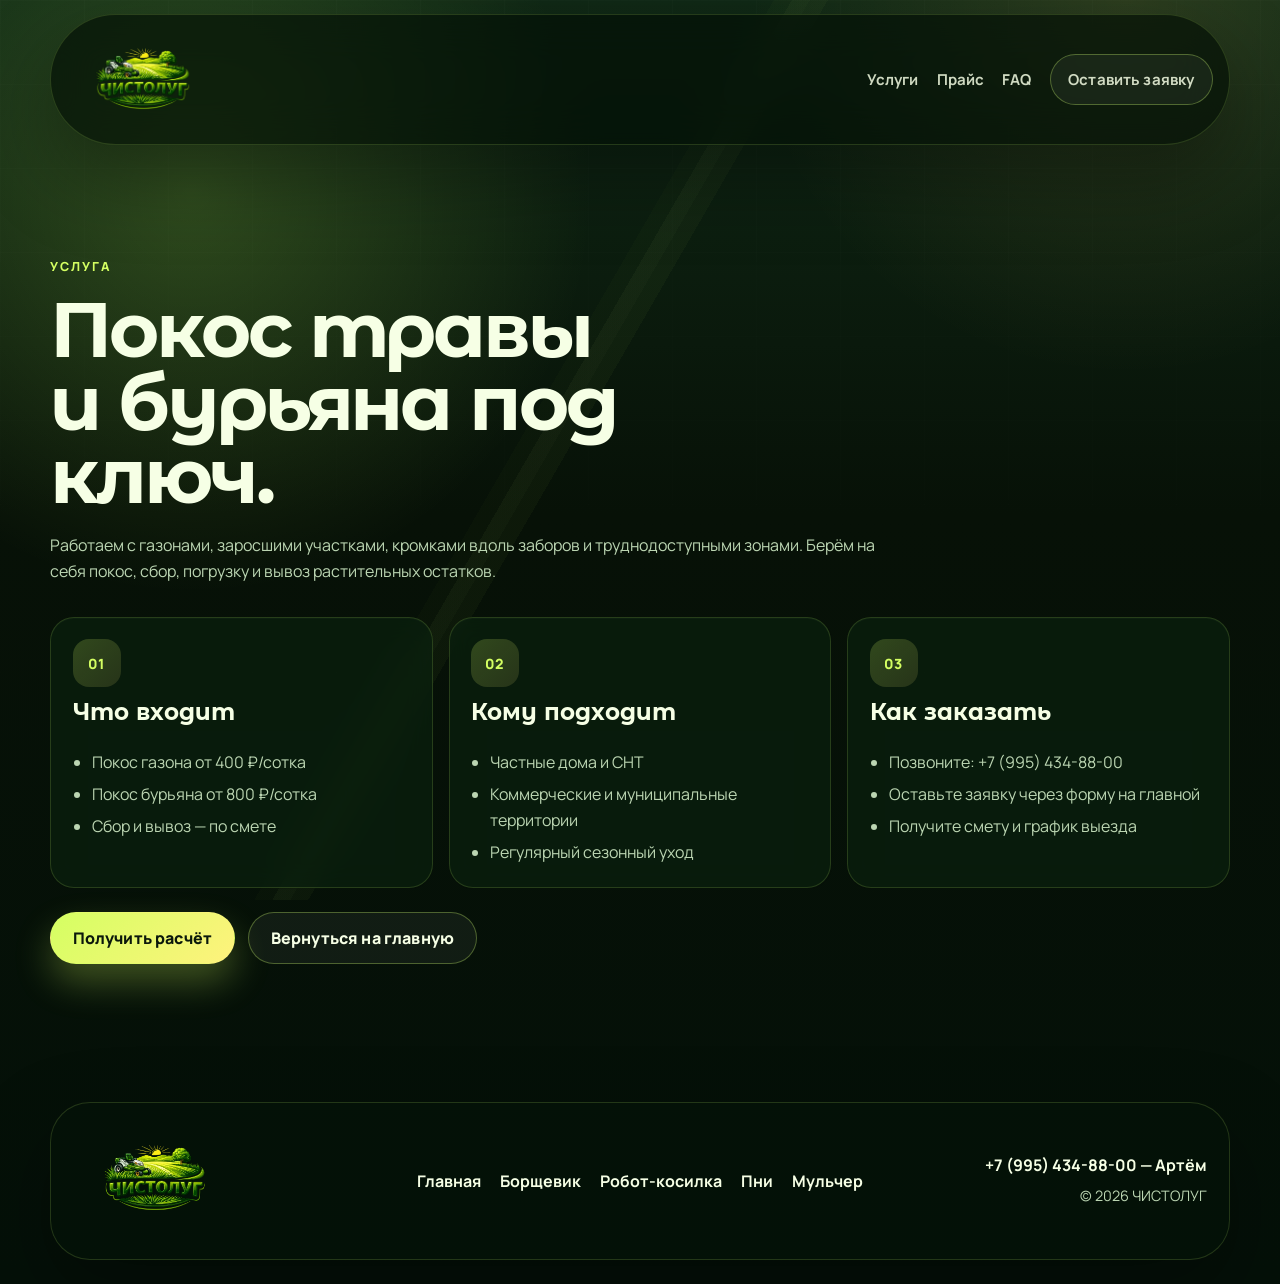
<file: pokos-travy.html>
<!doctype html>
<html lang="ru">
  <head>
    <meta charset="UTF-8" />
    <meta name="viewport" content="width=device-width, initial-scale=1.0" />
    <title>Покос травы и бурьяна под ключ | ЧИСТОЛУГ</title>
    <meta
      name="description"
      content="Покос травы и бурьяна триммером и мотокосой: частные участки, СНТ, коммерческие и муниципальные территории. ЧИСТОЛУГ — выезд, смета, договор."
    />
    <link rel="canonical" href="https://chistolug.ydns.eu/pokos-travy.html" />
    <meta property="og:type" content="website" />
    <meta property="og:title" content="Покос травы и бурьяна под ключ | ЧИСТОЛУГ" />
    <meta
      property="og:description"
      content="Аккуратный покос газона и расчистка заросших участков. Прозрачный прайс и работы под ключ."
    />
    <meta property="og:url" content="https://chistolug.ydns.eu/pokos-travy.html" />
    <meta property="og:image" content="https://chistolug.ydns.eu/assets/og-card.svg" />
    <link rel="icon" href="assets/favicon-logo.png" type="image/png" sizes="512x512" />
    <link rel="stylesheet" href="styles.css" />
    <script type="application/ld+json">
      {
        "@context": "https://schema.org",
        "@type": "Service",
        "name": "Покос травы и бурьяна",
        "serviceType": "Покос травы",
        "provider": {
          "@type": "Organization",
          "name": "ЧИСТОЛУГ",
          "url": "https://chistolug.ydns.eu/",
          "telephone": "+79954348800"
        },
        "areaServed": {
          "@type": "Country",
          "name": "Россия"
        },
        "offers": {
          "@type": "Offer",
          "priceCurrency": "RUB",
          "priceSpecification": {
            "@type": "PriceSpecification",
            "minPrice": "400",
            "unitText": "сотка"
          }
        },
        "url": "https://chistolug.ydns.eu/pokos-travy.html"
      }
    </script>
  </head>
  <body>
    <div class="page-bg" aria-hidden="true"></div>
    <header class="site-header">
      <div class="container header-grid">
        <a class="brand" href="/" aria-label="ЧИСТОЛУГ">
          <img class="brand-logo-image" src="assets/logo-header.webp" alt="Логотип ЧИСТОЛУГ" width="180" height="120" />
        </a>
        <button class="nav-toggle" type="button" aria-expanded="false" aria-controls="site-nav" aria-label="Открыть меню">
          <span></span>
          <span></span>
        </button>
        <nav class="site-nav" id="site-nav" aria-label="Основная навигация">
          <a href="/#services">Услуги</a>
          <a href="/#prices">Прайс</a>
          <a href="/#faq">FAQ</a>
          <a class="button button-small button-ghost" href="/#quote">Оставить заявку</a>
        </nav>
      </div>
    </header>

    <main>
      <section class="section">
        <div class="container">
          <div class="section-heading reveal is-visible">
            <p class="eyebrow">Услуга</p>
            <h1>Покос травы и бурьяна под ключ.</h1>
            <p>
              Работаем с газонами, заросшими участками, кромками вдоль заборов и труднодоступными зонами.
              Берём на себя покос, сбор, погрузку и вывоз растительных остатков.
            </p>
          </div>
          <div class="service-grid">
            <article class="service-card reveal is-visible">
              <span class="service-icon">01</span>
              <h3>Что входит</h3>
              <ul>
                <li>Покос газона от 400 ₽/сотка</li>
                <li>Покос бурьяна от 800 ₽/сотка</li>
                <li>Сбор и вывоз — по смете</li>
              </ul>
            </article>
            <article class="service-card reveal is-visible" style="--delay: 0.06s">
              <span class="service-icon">02</span>
              <h3>Кому подходит</h3>
              <ul>
                <li>Частные дома и СНТ</li>
                <li>Коммерческие и муниципальные территории</li>
                <li>Регулярный сезонный уход</li>
              </ul>
            </article>
            <article class="service-card reveal is-visible" style="--delay: 0.12s">
              <span class="service-icon">03</span>
              <h3>Как заказать</h3>
              <ul>
                <li>Позвоните: <a href="tel:+79954348800">+7 (995) 434-88-00</a></li>
                <li>Оставьте заявку через форму на главной</li>
                <li>Получите смету и график выезда</li>
              </ul>
            </article>
          </div>
          <div class="hero-actions" style="margin-top: 1.5rem">
            <a class="button button-primary" href="/#quote">Получить расчёт</a>
            <a class="button button-secondary" href="/">Вернуться на главную</a>
          </div>
        </div>
      </section>
    </main>

    <footer class="site-footer">
      <div class="container footer-grid">
        <div>
          <a class="brand brand-footer" href="/">
            <img class="brand-logo-image" src="assets/logo-header.webp" alt="Логотип ЧИСТОЛУГ" width="168" height="112" />
          </a>
        </div>
        <div class="footer-links">
          <a href="/">Главная</a>
          <a href="/unichtozhenie-borshchevika.html">Борщевик</a>
          <a href="/robot-kosilka.html">Робот-косилка</a>
          <a href="/udalenie-pney.html">Пни</a>
          <a href="/raschistka-mulcherom.html">Мульчер</a>
        </div>
        <div class="footer-meta">
          <a href="tel:+79954348800">+7 (995) 434-88-00 — Артём</a>
          <p>© <span id="year"></span> ЧИСТОЛУГ</p>
        </div>
      </div>
    </footer>


    <div class="mobile-contact-bar" aria-label="Быстрый контакт">
      <a href="tel:+79954348800">Позвонить</a>
      <a href="https://wa.me/79954348800" target="_blank" rel="noopener">WhatsApp</a>
      <a href="https://t.me/share/url?url=https%3A%2F%2Fchistolug.ydns.eu%2F&text=%D0%A5%D0%BE%D1%87%D1%83%20%D1%80%D0%B0%D1%81%D1%87%D0%B5%D1%82%20%D1%83%D1%87%D0%B0%D1%81%D1%82%D0%BA%D0%B0%20%D0%A7%D0%98%D0%A1%D0%A2%D0%9E%D0%9B%D0%A3%D0%93" target="_blank" rel="noopener">
        Telegram
      </a>
    </div>

    <script src="script.js"></script>
  </body>
</html>
</file>
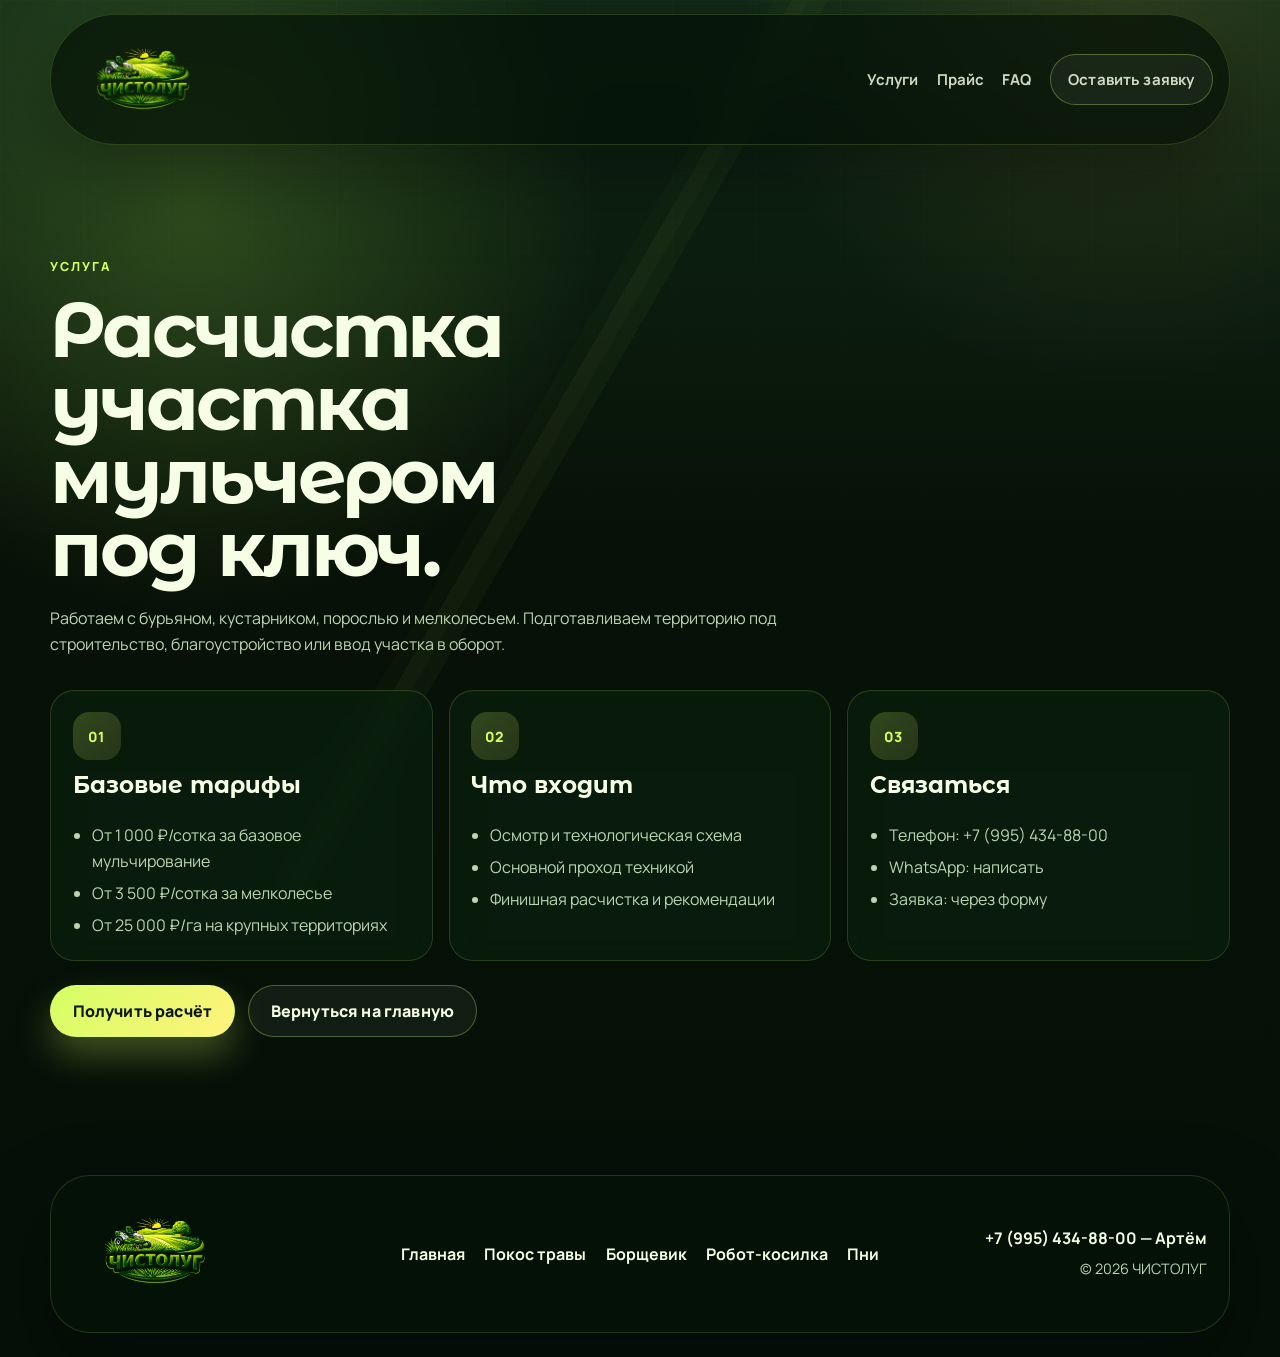
<file: raschistka-mulcherom.html>
<!doctype html>
<html lang="ru">
  <head>
    <meta charset="UTF-8" />
    <meta name="viewport" content="width=device-width, initial-scale=1.0" />
    <title>Расчистка участка мульчером | ЧИСТОЛУГ</title>
    <meta
      name="description"
      content="Расчистка территорий мульчером: бурьян, кустарник, поросль и мелколесье. Подготовка участка под стройку, благоустройство или ввод в оборот."
    />
    <link rel="canonical" href="https://chistolug.ydns.eu/raschistka-mulcherom.html" />
    <meta property="og:type" content="website" />
    <meta property="og:title" content="Расчистка участка мульчером | ЧИСТОЛУГ" />
    <meta property="og:description" content="Тяжёлая расчистка сложных и заросших территорий под ключ." />
    <meta property="og:url" content="https://chistolug.ydns.eu/raschistka-mulcherom.html" />
    <meta property="og:image" content="https://chistolug.ydns.eu/assets/og-card.svg" />
    <link rel="icon" href="assets/favicon-logo.png" type="image/png" sizes="512x512" />
    <link rel="stylesheet" href="styles.css" />
    <script type="application/ld+json">
      {
        "@context": "https://schema.org",
        "@type": "Service",
        "name": "Расчистка территорий мульчером",
        "serviceType": "Мульчирование и тяжёлая расчистка",
        "provider": {
          "@type": "Organization",
          "name": "ЧИСТОЛУГ",
          "url": "https://chistolug.ydns.eu/",
          "telephone": "+79954348800"
        },
        "areaServed": {
          "@type": "Country",
          "name": "Россия"
        },
        "offers": {
          "@type": "Offer",
          "priceCurrency": "RUB",
          "priceSpecification": {
            "@type": "PriceSpecification",
            "minPrice": "1000",
            "unitText": "сотка"
          }
        },
        "url": "https://chistolug.ydns.eu/raschistka-mulcherom.html"
      }
    </script>
  </head>
  <body>
    <div class="page-bg" aria-hidden="true"></div>
    <header class="site-header">
      <div class="container header-grid">
        <a class="brand" href="/" aria-label="ЧИСТОЛУГ">
          <img class="brand-logo-image" src="assets/logo-header.webp" alt="Логотип ЧИСТОЛУГ" width="180" height="120" />
        </a>
        <button class="nav-toggle" type="button" aria-expanded="false" aria-controls="site-nav" aria-label="Открыть меню">
          <span></span>
          <span></span>
        </button>
        <nav class="site-nav" id="site-nav" aria-label="Основная навигация">
          <a href="/#services">Услуги</a>
          <a href="/#prices">Прайс</a>
          <a href="/#faq">FAQ</a>
          <a class="button button-small button-ghost" href="/#quote">Оставить заявку</a>
        </nav>
      </div>
    </header>

    <main>
      <section class="section">
        <div class="container">
          <div class="section-heading reveal is-visible">
            <p class="eyebrow">Услуга</p>
            <h1>Расчистка участка мульчером под ключ.</h1>
            <p>
              Работаем с бурьяном, кустарником, порослью и мелколесьем. Подготавливаем территорию
              под строительство, благоустройство или ввод участка в оборот.
            </p>
          </div>
          <div class="service-grid">
            <article class="service-card reveal is-visible">
              <span class="service-icon">01</span>
              <h3>Базовые тарифы</h3>
              <ul>
                <li>От 1 000 ₽/сотка за базовое мульчирование</li>
                <li>От 3 500 ₽/сотка за мелколесье</li>
                <li>От 25 000 ₽/га на крупных территориях</li>
              </ul>
            </article>
            <article class="service-card reveal is-visible" style="--delay: 0.06s">
              <span class="service-icon">02</span>
              <h3>Что входит</h3>
              <ul>
                <li>Осмотр и технологическая схема</li>
                <li>Основной проход техникой</li>
                <li>Финишная расчистка и рекомендации</li>
              </ul>
            </article>
            <article class="service-card reveal is-visible" style="--delay: 0.12s">
              <span class="service-icon">03</span>
              <h3>Связаться</h3>
              <ul>
                <li>Телефон: <a href="tel:+79954348800">+7 (995) 434-88-00</a></li>
                <li>WhatsApp: <a href="https://wa.me/79954348800">написать</a></li>
                <li>Заявка: <a href="/#quote">через форму</a></li>
              </ul>
            </article>
          </div>
          <div class="hero-actions" style="margin-top: 1.5rem">
            <a class="button button-primary" href="/#quote">Получить расчёт</a>
            <a class="button button-secondary" href="/">Вернуться на главную</a>
          </div>
        </div>
      </section>
    </main>

    <footer class="site-footer">
      <div class="container footer-grid">
        <div>
          <a class="brand brand-footer" href="/">
            <img class="brand-logo-image" src="assets/logo-header.webp" alt="Логотип ЧИСТОЛУГ" width="168" height="112" />
          </a>
        </div>
        <div class="footer-links">
          <a href="/">Главная</a>
          <a href="/pokos-travy.html">Покос травы</a>
          <a href="/unichtozhenie-borshchevika.html">Борщевик</a>
          <a href="/robot-kosilka.html">Робот-косилка</a>
          <a href="/udalenie-pney.html">Пни</a>
        </div>
        <div class="footer-meta">
          <a href="tel:+79954348800">+7 (995) 434-88-00 — Артём</a>
          <p>© <span id="year"></span> ЧИСТОЛУГ</p>
        </div>
      </div>
    </footer>


    <div class="mobile-contact-bar" aria-label="Быстрый контакт">
      <a href="tel:+79954348800">Позвонить</a>
      <a href="https://wa.me/79954348800" target="_blank" rel="noopener">WhatsApp</a>
      <a href="https://t.me/share/url?url=https%3A%2F%2Fchistolug.ydns.eu%2F&text=%D0%A5%D0%BE%D1%87%D1%83%20%D1%80%D0%B0%D1%81%D1%87%D0%B5%D1%82%20%D1%83%D1%87%D0%B0%D1%81%D1%82%D0%BA%D0%B0%20%D0%A7%D0%98%D0%A1%D0%A2%D0%9E%D0%9B%D0%A3%D0%93" target="_blank" rel="noopener">
        Telegram
      </a>
    </div>

    <script src="script.js"></script>
  </body>
</html>
</file>
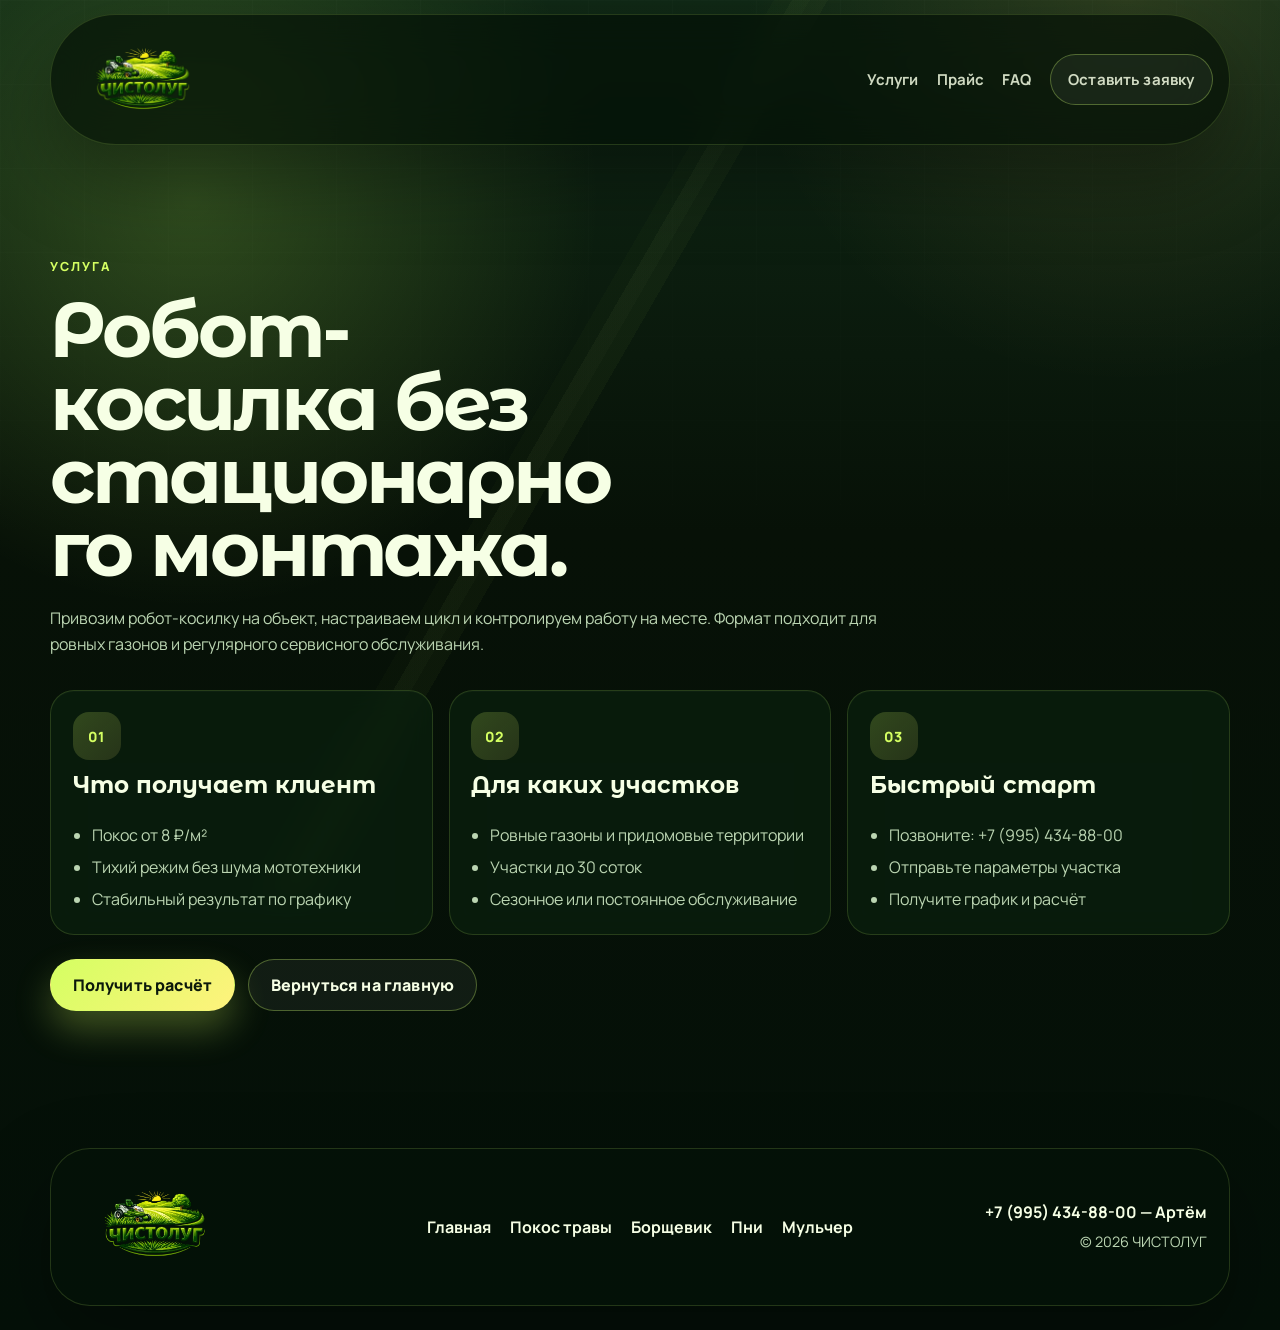
<file: robot-kosilka.html>
<!doctype html>
<html lang="ru">
  <head>
    <meta charset="UTF-8" />
    <meta name="viewport" content="width=device-width, initial-scale=1.0" />
    <title>Робот-косилка без стационарного монтажа | ЧИСТОЛУГ</title>
    <meta
      name="description"
      content="Робот-косилка для регулярного покоса газона без стационарного монтажа кабеля: доставка, настройка, запуск цикла и обслуживание."
    />
    <link rel="canonical" href="https://chistolug.ydns.eu/robot-kosilka.html" />
    <meta property="og:type" content="website" />
    <meta property="og:title" content="Робот-косилка без стационарного монтажа | ЧИСТОЛУГ" />
    <meta property="og:description" content="Тихий и регулярный покос: привезли робота, настроили, контролируем результат." />
    <meta property="og:url" content="https://chistolug.ydns.eu/robot-kosilka.html" />
    <meta property="og:image" content="https://chistolug.ydns.eu/assets/og-card.svg" />
    <link rel="icon" href="assets/favicon-logo.png" type="image/png" sizes="512x512" />
    <link rel="stylesheet" href="styles.css" />
    <script type="application/ld+json">
      {
        "@context": "https://schema.org",
        "@type": "Service",
        "name": "Робот-косилка без стационарного монтажа",
        "serviceType": "Робот-покос",
        "provider": {
          "@type": "Organization",
          "name": "ЧИСТОЛУГ",
          "url": "https://chistolug.ydns.eu/",
          "telephone": "+79954348800"
        },
        "areaServed": {
          "@type": "Country",
          "name": "Россия"
        },
        "offers": {
          "@type": "Offer",
          "priceCurrency": "RUB",
          "priceSpecification": {
            "@type": "PriceSpecification",
            "minPrice": "8",
            "unitCode": "MTK"
          }
        },
        "url": "https://chistolug.ydns.eu/robot-kosilka.html"
      }
    </script>
  </head>
  <body>
    <div class="page-bg" aria-hidden="true"></div>
    <header class="site-header">
      <div class="container header-grid">
        <a class="brand" href="/" aria-label="ЧИСТОЛУГ">
          <img class="brand-logo-image" src="assets/logo-header.webp" alt="Логотип ЧИСТОЛУГ" width="180" height="120" />
        </a>
        <button class="nav-toggle" type="button" aria-expanded="false" aria-controls="site-nav" aria-label="Открыть меню">
          <span></span>
          <span></span>
        </button>
        <nav class="site-nav" id="site-nav" aria-label="Основная навигация">
          <a href="/#services">Услуги</a>
          <a href="/#prices">Прайс</a>
          <a href="/#faq">FAQ</a>
          <a class="button button-small button-ghost" href="/#quote">Оставить заявку</a>
        </nav>
      </div>
    </header>

    <main>
      <section class="section">
        <div class="container">
          <div class="section-heading reveal is-visible">
            <p class="eyebrow">Услуга</p>
            <h1>Робот-косилка без стационарного монтажа.</h1>
            <p>
              Привозим робот-косилку на объект, настраиваем цикл и контролируем работу на месте.
              Формат подходит для ровных газонов и регулярного сервисного обслуживания.
            </p>
          </div>
          <div class="service-grid">
            <article class="service-card reveal is-visible">
              <span class="service-icon">01</span>
              <h3>Что получает клиент</h3>
              <ul>
                <li>Покос от 8 ₽/м²</li>
                <li>Тихий режим без шума мототехники</li>
                <li>Стабильный результат по графику</li>
              </ul>
            </article>
            <article class="service-card reveal is-visible" style="--delay: 0.06s">
              <span class="service-icon">02</span>
              <h3>Для каких участков</h3>
              <ul>
                <li>Ровные газоны и придомовые территории</li>
                <li>Участки до 30 соток</li>
                <li>Сезонное или постоянное обслуживание</li>
              </ul>
            </article>
            <article class="service-card reveal is-visible" style="--delay: 0.12s">
              <span class="service-icon">03</span>
              <h3>Быстрый старт</h3>
              <ul>
                <li>Позвоните: <a href="tel:+79954348800">+7 (995) 434-88-00</a></li>
                <li>Отправьте параметры участка</li>
                <li>Получите график и расчёт</li>
              </ul>
            </article>
          </div>
          <div class="hero-actions" style="margin-top: 1.5rem">
            <a class="button button-primary" href="/#quote">Получить расчёт</a>
            <a class="button button-secondary" href="/">Вернуться на главную</a>
          </div>
        </div>
      </section>
    </main>

    <footer class="site-footer">
      <div class="container footer-grid">
        <div>
          <a class="brand brand-footer" href="/">
            <img class="brand-logo-image" src="assets/logo-header.webp" alt="Логотип ЧИСТОЛУГ" width="168" height="112" />
          </a>
        </div>
        <div class="footer-links">
          <a href="/">Главная</a>
          <a href="/pokos-travy.html">Покос травы</a>
          <a href="/unichtozhenie-borshchevika.html">Борщевик</a>
          <a href="/udalenie-pney.html">Пни</a>
          <a href="/raschistka-mulcherom.html">Мульчер</a>
        </div>
        <div class="footer-meta">
          <a href="tel:+79954348800">+7 (995) 434-88-00 — Артём</a>
          <p>© <span id="year"></span> ЧИСТОЛУГ</p>
        </div>
      </div>
    </footer>


    <div class="mobile-contact-bar" aria-label="Быстрый контакт">
      <a href="tel:+79954348800">Позвонить</a>
      <a href="https://wa.me/79954348800" target="_blank" rel="noopener">WhatsApp</a>
      <a href="https://t.me/share/url?url=https%3A%2F%2Fchistolug.ydns.eu%2F&text=%D0%A5%D0%BE%D1%87%D1%83%20%D1%80%D0%B0%D1%81%D1%87%D0%B5%D1%82%20%D1%83%D1%87%D0%B0%D1%81%D1%82%D0%BA%D0%B0%20%D0%A7%D0%98%D0%A1%D0%A2%D0%9E%D0%9B%D0%A3%D0%93" target="_blank" rel="noopener">
        Telegram
      </a>
    </div>

    <script src="script.js"></script>
  </body>
</html>
</file>
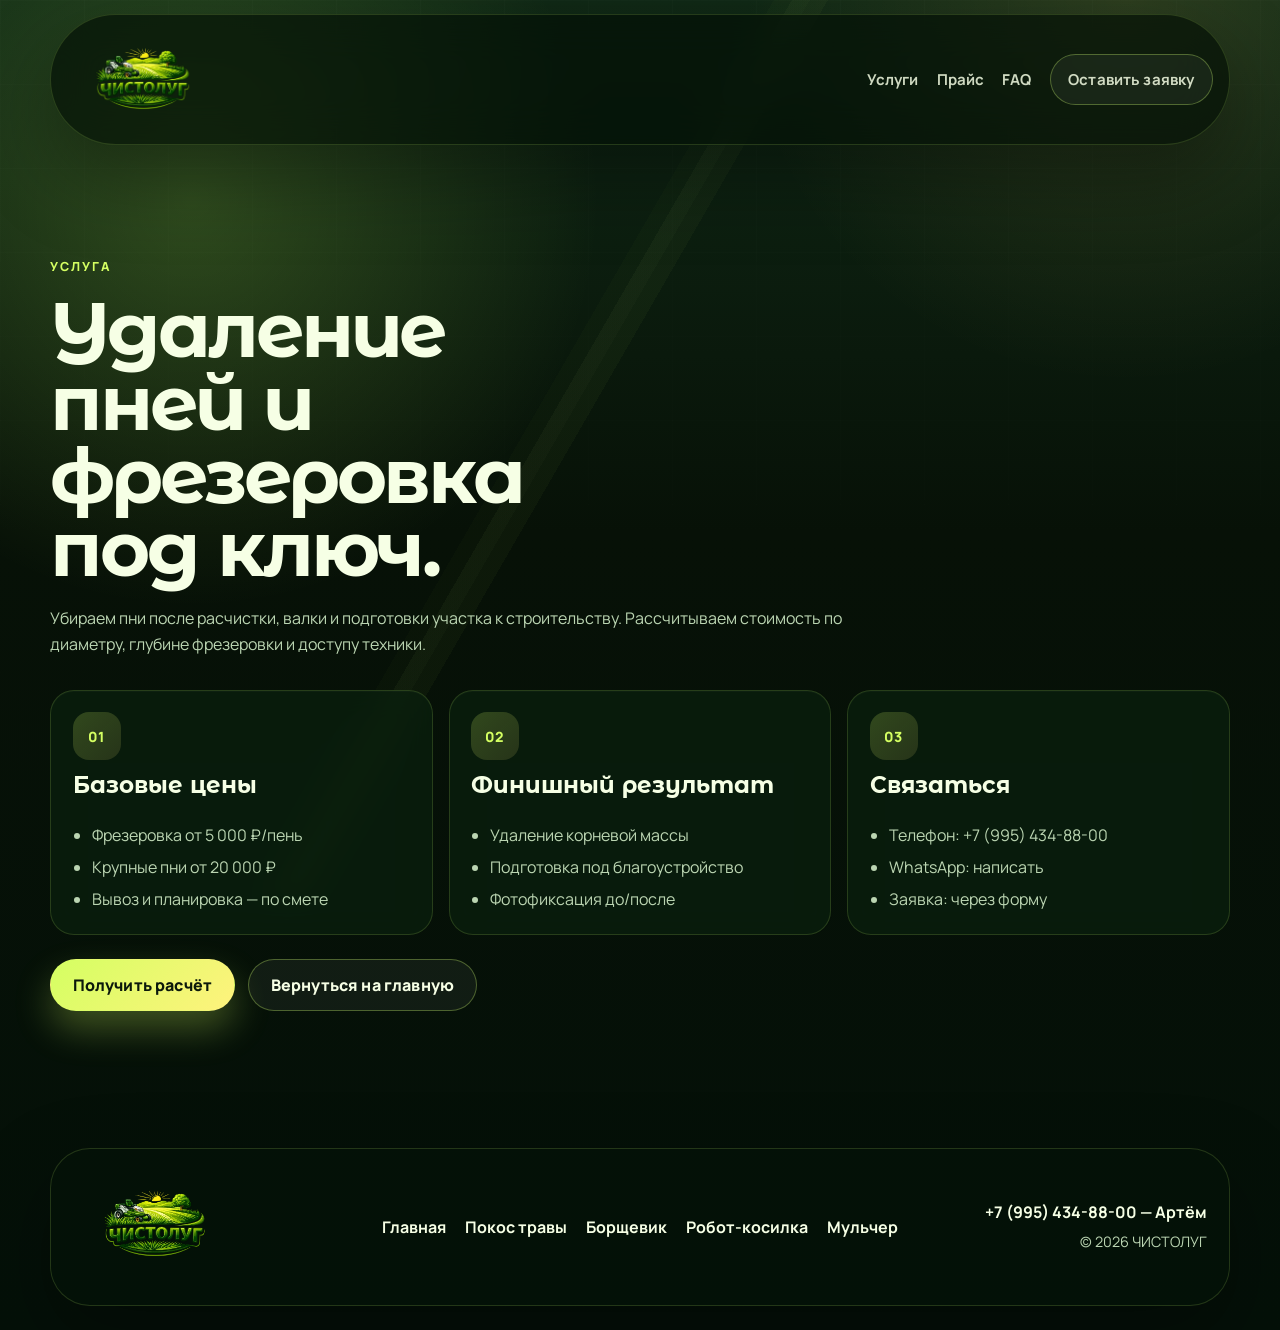
<file: udalenie-pney.html>
<!doctype html>
<html lang="ru">
  <head>
    <meta charset="UTF-8" />
    <meta name="viewport" content="width=device-width, initial-scale=1.0" />
    <title>Удаление пней и фрезеровка | ЧИСТОЛУГ</title>
    <meta
      name="description"
      content="Удаление пней, фрезеровка и подготовка участка под стройку или благоустройство. Расчёт по диаметру, глубине и доступу техники."
    />
    <link rel="canonical" href="https://chistolug.ydns.eu/udalenie-pney.html" />
    <meta property="og:type" content="website" />
    <meta property="og:title" content="Удаление пней и фрезеровка | ЧИСТОЛУГ" />
    <meta property="og:description" content="Удаляем пни под ключ: фрезеровка, вывоз и подготовка поверхности." />
    <meta property="og:url" content="https://chistolug.ydns.eu/udalenie-pney.html" />
    <meta property="og:image" content="https://chistolug.ydns.eu/assets/og-card.svg" />
    <link rel="icon" href="assets/favicon-logo.png" type="image/png" sizes="512x512" />
    <link rel="stylesheet" href="styles.css" />
    <script type="application/ld+json">
      {
        "@context": "https://schema.org",
        "@type": "Service",
        "name": "Удаление пней",
        "serviceType": "Фрезеровка и удаление пней",
        "provider": {
          "@type": "Organization",
          "name": "ЧИСТОЛУГ",
          "url": "https://chistolug.ydns.eu/",
          "telephone": "+79954348800"
        },
        "areaServed": {
          "@type": "Country",
          "name": "Россия"
        },
        "offers": {
          "@type": "Offer",
          "priceCurrency": "RUB",
          "priceSpecification": {
            "@type": "PriceSpecification",
            "minPrice": "5000",
            "unitText": "пень"
          }
        },
        "url": "https://chistolug.ydns.eu/udalenie-pney.html"
      }
    </script>
  </head>
  <body>
    <div class="page-bg" aria-hidden="true"></div>
    <header class="site-header">
      <div class="container header-grid">
        <a class="brand" href="/" aria-label="ЧИСТОЛУГ">
          <img class="brand-logo-image" src="assets/logo-header.webp" alt="Логотип ЧИСТОЛУГ" width="180" height="120" />
        </a>
        <button class="nav-toggle" type="button" aria-expanded="false" aria-controls="site-nav" aria-label="Открыть меню">
          <span></span>
          <span></span>
        </button>
        <nav class="site-nav" id="site-nav" aria-label="Основная навигация">
          <a href="/#services">Услуги</a>
          <a href="/#prices">Прайс</a>
          <a href="/#faq">FAQ</a>
          <a class="button button-small button-ghost" href="/#quote">Оставить заявку</a>
        </nav>
      </div>
    </header>

    <main>
      <section class="section">
        <div class="container">
          <div class="section-heading reveal is-visible">
            <p class="eyebrow">Услуга</p>
            <h1>Удаление пней и фрезеровка под ключ.</h1>
            <p>
              Убираем пни после расчистки, валки и подготовки участка к строительству. Рассчитываем стоимость
              по диаметру, глубине фрезеровки и доступу техники.
            </p>
          </div>
          <div class="service-grid">
            <article class="service-card reveal is-visible">
              <span class="service-icon">01</span>
              <h3>Базовые цены</h3>
              <ul>
                <li>Фрезеровка от 5 000 ₽/пень</li>
                <li>Крупные пни от 20 000 ₽</li>
                <li>Вывоз и планировка — по смете</li>
              </ul>
            </article>
            <article class="service-card reveal is-visible" style="--delay: 0.06s">
              <span class="service-icon">02</span>
              <h3>Финишный результат</h3>
              <ul>
                <li>Удаление корневой массы</li>
                <li>Подготовка под благоустройство</li>
                <li>Фотофиксация до/после</li>
              </ul>
            </article>
            <article class="service-card reveal is-visible" style="--delay: 0.12s">
              <span class="service-icon">03</span>
              <h3>Связаться</h3>
              <ul>
                <li>Телефон: <a href="tel:+79954348800">+7 (995) 434-88-00</a></li>
                <li>WhatsApp: <a href="https://wa.me/79954348800">написать</a></li>
                <li>Заявка: <a href="/#quote">через форму</a></li>
              </ul>
            </article>
          </div>
          <div class="hero-actions" style="margin-top: 1.5rem">
            <a class="button button-primary" href="/#quote">Получить расчёт</a>
            <a class="button button-secondary" href="/">Вернуться на главную</a>
          </div>
        </div>
      </section>
    </main>

    <footer class="site-footer">
      <div class="container footer-grid">
        <div>
          <a class="brand brand-footer" href="/">
            <img class="brand-logo-image" src="assets/logo-header.webp" alt="Логотип ЧИСТОЛУГ" width="168" height="112" />
          </a>
        </div>
        <div class="footer-links">
          <a href="/">Главная</a>
          <a href="/pokos-travy.html">Покос травы</a>
          <a href="/unichtozhenie-borshchevika.html">Борщевик</a>
          <a href="/robot-kosilka.html">Робот-косилка</a>
          <a href="/raschistka-mulcherom.html">Мульчер</a>
        </div>
        <div class="footer-meta">
          <a href="tel:+79954348800">+7 (995) 434-88-00 — Артём</a>
          <p>© <span id="year"></span> ЧИСТОЛУГ</p>
        </div>
      </div>
    </footer>


    <div class="mobile-contact-bar" aria-label="Быстрый контакт">
      <a href="tel:+79954348800">Позвонить</a>
      <a href="https://wa.me/79954348800" target="_blank" rel="noopener">WhatsApp</a>
      <a href="https://t.me/share/url?url=https%3A%2F%2Fchistolug.ydns.eu%2F&text=%D0%A5%D0%BE%D1%87%D1%83%20%D1%80%D0%B0%D1%81%D1%87%D0%B5%D1%82%20%D1%83%D1%87%D0%B0%D1%81%D1%82%D0%BA%D0%B0%20%D0%A7%D0%98%D0%A1%D0%A2%D0%9E%D0%9B%D0%A3%D0%93" target="_blank" rel="noopener">
        Telegram
      </a>
    </div>

    <script src="script.js"></script>
  </body>
</html>
</file>
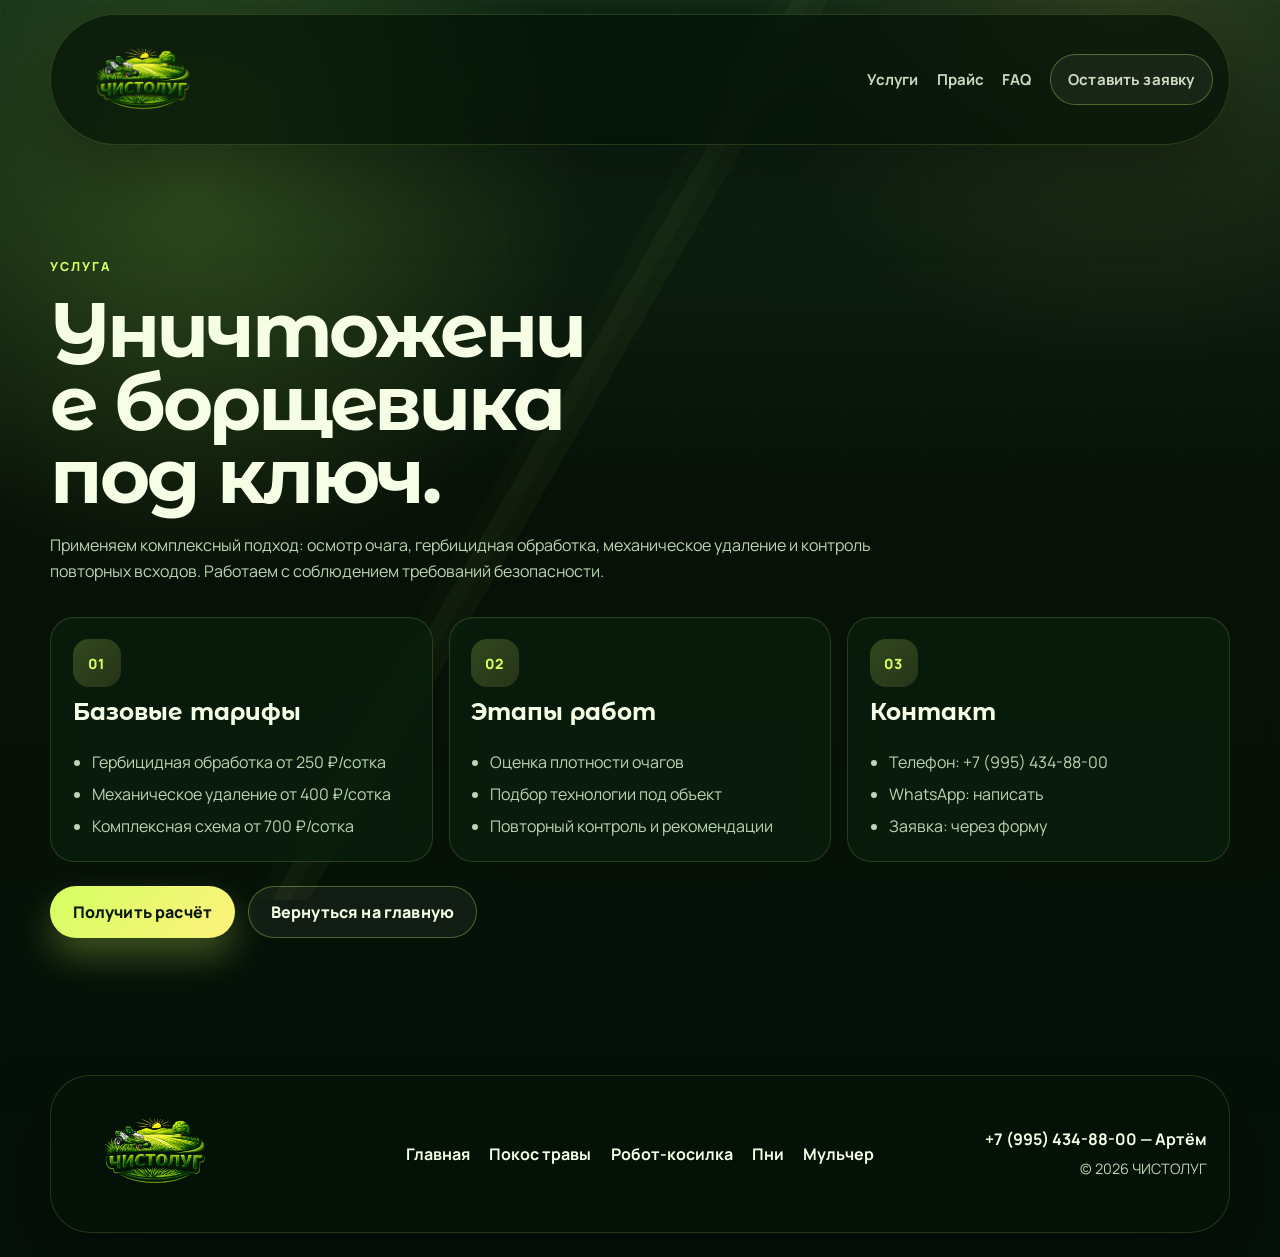
<file: unichtozhenie-borshchevika.html>
<!doctype html>
<html lang="ru">
  <head>
    <meta charset="UTF-8" />
    <meta name="viewport" content="width=device-width, initial-scale=1.0" />
    <title>Уничтожение борщевика на участке | ЧИСТОЛУГ</title>
    <meta
      name="description"
      content="Профессиональное уничтожение борщевика: гербицидная обработка, механическое удаление и контроль повторных всходов. Выезд, смета, договор."
    />
    <link rel="canonical" href="https://chistolug.ydns.eu/unichtozhenie-borshchevika.html" />
    <meta property="og:type" content="website" />
    <meta property="og:title" content="Уничтожение борщевика на участке | ЧИСТОЛУГ" />
    <meta property="og:description" content="Безопасная обработка очагов борщевика и контроль результата по циклу." />
    <meta property="og:url" content="https://chistolug.ydns.eu/unichtozhenie-borshchevika.html" />
    <meta property="og:image" content="https://chistolug.ydns.eu/assets/og-card.svg" />
    <link rel="icon" href="assets/favicon-logo.png" type="image/png" sizes="512x512" />
    <link rel="stylesheet" href="styles.css" />
    <script type="application/ld+json">
      {
        "@context": "https://schema.org",
        "@type": "Service",
        "name": "Уничтожение борщевика",
        "serviceType": "Гербицидная и механическая обработка борщевика",
        "provider": {
          "@type": "Organization",
          "name": "ЧИСТОЛУГ",
          "url": "https://chistolug.ydns.eu/",
          "telephone": "+79954348800"
        },
        "areaServed": {
          "@type": "Country",
          "name": "Россия"
        },
        "offers": {
          "@type": "Offer",
          "priceCurrency": "RUB",
          "priceSpecification": {
            "@type": "PriceSpecification",
            "minPrice": "250",
            "unitText": "сотка"
          }
        },
        "url": "https://chistolug.ydns.eu/unichtozhenie-borshchevika.html"
      }
    </script>
  </head>
  <body>
    <div class="page-bg" aria-hidden="true"></div>
    <header class="site-header">
      <div class="container header-grid">
        <a class="brand" href="/" aria-label="ЧИСТОЛУГ">
          <img class="brand-logo-image" src="assets/logo-header.webp" alt="Логотип ЧИСТОЛУГ" width="180" height="120" />
        </a>
        <button class="nav-toggle" type="button" aria-expanded="false" aria-controls="site-nav" aria-label="Открыть меню">
          <span></span>
          <span></span>
        </button>
        <nav class="site-nav" id="site-nav" aria-label="Основная навигация">
          <a href="/#services">Услуги</a>
          <a href="/#prices">Прайс</a>
          <a href="/#faq">FAQ</a>
          <a class="button button-small button-ghost" href="/#quote">Оставить заявку</a>
        </nav>
      </div>
    </header>

    <main>
      <section class="section">
        <div class="container">
          <div class="section-heading reveal is-visible">
            <p class="eyebrow">Услуга</p>
            <h1>Уничтожение борщевика под ключ.</h1>
            <p>
              Применяем комплексный подход: осмотр очага, гербицидная обработка, механическое удаление и
              контроль повторных всходов. Работаем с соблюдением требований безопасности.
            </p>
          </div>
          <div class="service-grid">
            <article class="service-card reveal is-visible">
              <span class="service-icon">01</span>
              <h3>Базовые тарифы</h3>
              <ul>
                <li>Гербицидная обработка от 250 ₽/сотка</li>
                <li>Механическое удаление от 400 ₽/сотка</li>
                <li>Комплексная схема от 700 ₽/сотка</li>
              </ul>
            </article>
            <article class="service-card reveal is-visible" style="--delay: 0.06s">
              <span class="service-icon">02</span>
              <h3>Этапы работ</h3>
              <ul>
                <li>Оценка плотности очагов</li>
                <li>Подбор технологии под объект</li>
                <li>Повторный контроль и рекомендации</li>
              </ul>
            </article>
            <article class="service-card reveal is-visible" style="--delay: 0.12s">
              <span class="service-icon">03</span>
              <h3>Контакт</h3>
              <ul>
                <li>Телефон: <a href="tel:+79954348800">+7 (995) 434-88-00</a></li>
                <li>WhatsApp: <a href="https://wa.me/79954348800">написать</a></li>
                <li>Заявка: <a href="/#quote">через форму</a></li>
              </ul>
            </article>
          </div>
          <div class="hero-actions" style="margin-top: 1.5rem">
            <a class="button button-primary" href="/#quote">Получить расчёт</a>
            <a class="button button-secondary" href="/">Вернуться на главную</a>
          </div>
        </div>
      </section>
    </main>

    <footer class="site-footer">
      <div class="container footer-grid">
        <div>
          <a class="brand brand-footer" href="/">
            <img class="brand-logo-image" src="assets/logo-header.webp" alt="Логотип ЧИСТОЛУГ" width="168" height="112" />
          </a>
        </div>
        <div class="footer-links">
          <a href="/">Главная</a>
          <a href="/pokos-travy.html">Покос травы</a>
          <a href="/robot-kosilka.html">Робот-косилка</a>
          <a href="/udalenie-pney.html">Пни</a>
          <a href="/raschistka-mulcherom.html">Мульчер</a>
        </div>
        <div class="footer-meta">
          <a href="tel:+79954348800">+7 (995) 434-88-00 — Артём</a>
          <p>© <span id="year"></span> ЧИСТОЛУГ</p>
        </div>
      </div>
    </footer>


    <div class="mobile-contact-bar" aria-label="Быстрый контакт">
      <a href="tel:+79954348800">Позвонить</a>
      <a href="https://wa.me/79954348800" target="_blank" rel="noopener">WhatsApp</a>
      <a href="https://t.me/share/url?url=https%3A%2F%2Fchistolug.ydns.eu%2F&text=%D0%A5%D0%BE%D1%87%D1%83%20%D1%80%D0%B0%D1%81%D1%87%D0%B5%D1%82%20%D1%83%D1%87%D0%B0%D1%81%D1%82%D0%BA%D0%B0%20%D0%A7%D0%98%D0%A1%D0%A2%D0%9E%D0%9B%D0%A3%D0%93" target="_blank" rel="noopener">
        Telegram
      </a>
    </div>

    <script src="script.js"></script>
  </body>
</html>
</file>
<file: styles.css>
@import url("https://fonts.googleapis.com/css2?family=Manrope:wght@400;500;600;700;800&family=Montserrat+Alternates:wght@600;700;800&display=swap");

:root {
  --bg: #08160b;
  --bg-deep: #041008;
  --surface: rgba(11, 32, 15, 0.72);
  --surface-strong: rgba(15, 43, 20, 0.92);
  --surface-soft: rgba(244, 255, 236, 0.08);
  --line: rgba(201, 248, 106, 0.16);
  --line-strong: rgba(201, 248, 106, 0.32);
  --text: #f6ffe5;
  --muted: #bbd5b2;
  --accent: #d4ff62;
  --accent-strong: #98d300;
  --accent-deep: #416e16;
  --gold: #ffe27b;
  --shadow: 0 32px 80px rgba(0, 0, 0, 0.34);
  --radius-xl: 34px;
  --radius-lg: 24px;
  --radius-md: 18px;
  --container: min(1180px, calc(100% - 2rem));
  --timing: 220ms ease;
  --header-offset: 7.5rem;
  --mobile-bar-offset: 0px;
}

*,
*::before,
*::after {
  box-sizing: border-box;
}

html {
  scroll-behavior: smooth;
  scroll-padding-top: var(--header-offset);
}

body {
  margin: 0;
  min-width: 320px;
  overflow-x: clip;
  padding-bottom: var(--mobile-bar-offset);
  font-family: "Manrope", "Avenir Next", "Segoe UI", sans-serif;
  color: var(--text);
  background:
    radial-gradient(circle at 15% 15%, rgba(188, 255, 87, 0.2), transparent 26%),
    radial-gradient(circle at 88% 0%, rgba(255, 214, 95, 0.12), transparent 22%),
    linear-gradient(180deg, #102916 0%, #071107 40%, #041008 100%);
}

body::before,
body::after,
.page-bg {
  content: "";
  position: fixed;
  inset: 0;
  pointer-events: none;
}

body::before {
  background:
    linear-gradient(120deg, transparent 0 44%, rgba(216, 255, 115, 0.04) 44% 46%, transparent 46% 100%),
    linear-gradient(300deg, transparent 0 55%, rgba(216, 255, 115, 0.025) 55% 57%, transparent 57% 100%);
  opacity: 0.9;
}

body::after {
  background:
    linear-gradient(90deg, rgba(255, 255, 255, 0.015) 1px, transparent 1px),
    linear-gradient(rgba(255, 255, 255, 0.015) 1px, transparent 1px);
  background-size: 84px 84px;
  mask-image: linear-gradient(180deg, rgba(0, 0, 0, 0.9), transparent 95%);
}

.page-bg {
  background:
    radial-gradient(circle at 30% 30%, rgba(185, 255, 90, 0.18), transparent 0 24%),
    radial-gradient(circle at 70% 20%, rgba(255, 218, 110, 0.16), transparent 0 20%),
    radial-gradient(circle at 80% 80%, rgba(86, 158, 28, 0.14), transparent 0 18%);
  filter: blur(20px);
  z-index: -1;
}

img {
  display: block;
  max-width: 100%;
}

a {
  color: inherit;
  text-decoration: none;
}

button,
input,
textarea,
select {
  font: inherit;
}

button,
select {
  color: inherit;
}

textarea {
  resize: vertical;
}

.container {
  width: var(--container);
  margin-inline: auto;
}

.section {
  position: relative;
  padding: clamp(4rem, 9vw, 7rem) 0;
}

section[id],
details[id] {
  scroll-margin-top: var(--header-offset);
}

.eyebrow {
  margin: 0 0 1rem;
  color: var(--accent);
  text-transform: uppercase;
  letter-spacing: 0.16em;
  font-size: 0.78rem;
  font-weight: 800;
}

h1,
h2,
h3,
strong,
.brand strong,
.metric-value {
  font-family: "Montserrat Alternates", "Avenir Next", sans-serif;
}

h1,
h2,
h3,
p,
ul {
  margin-top: 0;
}

h1 {
  max-width: 11ch;
  margin-bottom: 1.2rem;
  font-size: clamp(2.9rem, 6vw, 6rem);
  line-height: 0.95;
  letter-spacing: -0.04em;
  overflow-wrap: anywhere;
}

h2 {
  max-width: 13ch;
  margin-bottom: 1rem;
  font-size: clamp(2rem, 4vw, 3.6rem);
  line-height: 1;
  letter-spacing: -0.035em;
  overflow-wrap: anywhere;
}

h3 {
  margin-bottom: 0.7rem;
  font-size: clamp(1.2rem, 1.8vw, 1.5rem);
  line-height: 1.08;
  overflow-wrap: anywhere;
}

p,
li,
td,
th,
summary,
input,
textarea,
select {
  color: var(--muted);
  line-height: 1.65;
  overflow-wrap: break-word;
}

.site-header {
  position: sticky;
  top: 0;
  z-index: 40;
  padding-top: 0.85rem;
  transition: transform var(--timing), padding var(--timing);
}

.site-header.is-scrolled {
  padding-top: 0.35rem;
}

.header-grid {
  display: grid;
  grid-template-columns: auto 1fr;
  align-items: center;
  gap: 1rem 2rem;
  padding: 0.85rem 1rem;
  background: rgba(3, 15, 6, 0.66);
  border: 1px solid var(--line);
  border-radius: 999px;
  backdrop-filter: blur(22px);
  box-shadow: var(--shadow);
}

.brand {
  display: inline-flex;
  align-items: center;
  gap: 0.75rem;
  min-width: 0;
  line-height: 0;
}

.brand-mark {
  flex: 0 0 auto;
  display: grid;
  place-items: center;
  width: 3.25rem;
  height: 3.25rem;
  border-radius: 1rem;
  background:
    linear-gradient(145deg, rgba(212, 255, 98, 0.2), rgba(212, 255, 98, 0.05)),
    rgba(255, 255, 255, 0.04);
  border: 1px solid rgba(212, 255, 98, 0.25);
  box-shadow: inset 0 0 0 1px rgba(255, 255, 255, 0.03);
}

.brand-logo-image {
  display: block;
  width: clamp(8.5rem, 12vw, 10.75rem);
  height: auto;
  object-fit: contain;
}

.brand-footer .brand-logo-image {
  width: clamp(8.75rem, 13vw, 10.5rem);
}

.brand-copy {
  display: grid;
  gap: 0.18rem;
  min-width: 0;
}

.brand-copy strong {
  font-size: 1rem;
  letter-spacing: 0.02em;
}

.brand-copy span {
  font-size: 0.8rem;
  color: rgba(230, 255, 218, 0.72);
  white-space: nowrap;
}

.site-nav {
  display: inline-flex;
  align-items: center;
  justify-content: flex-end;
  gap: 1.15rem;
}

.site-nav a {
  font-size: 0.94rem;
  font-weight: 700;
  color: rgba(246, 255, 229, 0.84);
  transition: color var(--timing), transform var(--timing);
}

.site-nav a:hover,
.site-nav a:focus-visible {
  color: var(--accent);
}

.nav-toggle {
  display: none;
  place-items: center;
  gap: 0.32rem;
  width: 2.8rem;
  height: 2.8rem;
  margin-left: auto;
  justify-self: end;
  border: 1px solid rgba(212, 255, 98, 0.35);
  border-radius: 999px;
  background:
    linear-gradient(145deg, rgba(212, 255, 98, 0.14), rgba(255, 255, 255, 0.04)),
    rgba(255, 255, 255, 0.06);
  box-shadow: 0 12px 28px rgba(0, 0, 0, 0.22);
}

.nav-toggle span {
  width: 1.1rem;
  height: 2px;
  border-radius: 999px;
  background: var(--text);
  transition: transform var(--timing), opacity var(--timing);
}

.nav-open .nav-toggle span:first-child {
  transform: translateY(3px) rotate(45deg);
}

.nav-open .nav-toggle span:last-child {
  transform: translateY(-3px) rotate(-45deg);
}

.button {
  display: inline-flex;
  align-items: center;
  justify-content: center;
  min-height: 3.25rem;
  padding: 0.85rem 1.35rem;
  border-radius: 999px;
  border: 1px solid transparent;
  font-weight: 800;
  letter-spacing: 0.01em;
  transition: transform var(--timing), box-shadow var(--timing), background var(--timing), border-color var(--timing);
}

.button:hover,
.button:focus-visible {
  transform: translateY(-2px);
}

.button-primary {
  color: #0b180b;
  background: linear-gradient(135deg, var(--accent), #fff27d);
  box-shadow: 0 18px 36px rgba(212, 255, 98, 0.28);
}

.button-secondary,
.button-ghost {
  border-color: var(--line-strong);
  background: rgba(255, 255, 255, 0.05);
}

.button-small {
  min-height: 2.75rem;
  padding-inline: 1.1rem;
}

.hero {
  padding-top: clamp(3rem, 5vw, 4rem);
}

.hero-grid {
  display: grid;
  grid-template-columns: minmax(0, 1.08fr) minmax(350px, 0.92fr);
  align-items: center;
  gap: clamp(2rem, 5vw, 4rem);
}

.hero-lead {
  max-width: 60ch;
  margin-bottom: 1.6rem;
  font-size: 1.07rem;
}

.hero h1 {
  max-width: 10.5ch;
  font-size: clamp(2.6rem, 5.15vw, 5rem);
}

@media (min-width: 961px) {
  .hero h1 {
    max-width: 11.6ch;
    font-size: clamp(2.35rem, 4.35vw, 4.35rem);
  }
}

.hero-actions {
  display: flex;
  flex-wrap: wrap;
  gap: 0.85rem;
  margin-bottom: 1.6rem;
}

.hero-tags {
  display: flex;
  flex-wrap: wrap;
  gap: 0.7rem;
  padding: 0;
  list-style: none;
}

.hero-tags li,
.chip-link {
  padding: 0.7rem 1rem;
  border: 1px solid var(--line);
  border-radius: 999px;
  background: rgba(255, 255, 255, 0.04);
  color: var(--text);
  font-size: 0.9rem;
  font-weight: 700;
}

.hero-contact-links {
  display: flex;
  flex-wrap: wrap;
  gap: 0.65rem;
  margin-top: 1rem;
}

.hero-contact-link {
  display: inline-flex;
  align-items: center;
  justify-content: center;
  min-height: 2.5rem;
  padding: 0.55rem 0.9rem;
  border: 1px solid var(--line);
  border-radius: 999px;
  background: rgba(255, 255, 255, 0.03);
  color: var(--text);
  font-size: 0.86rem;
  font-weight: 700;
  transition: border-color var(--timing), background var(--timing), transform var(--timing);
}

.hero-contact-link:hover,
.hero-contact-link:focus-visible {
  border-color: var(--line-strong);
  background: rgba(255, 255, 255, 0.08);
  transform: translateY(-1px);
}

.hero-visual {
  position: relative;
  display: grid;
  gap: 1rem;
  min-height: 0;
}

.hero-orbit {
  position: absolute;
  inset: 4% 8%;
  border-radius: 50%;
  background:
    radial-gradient(circle, rgba(212, 255, 98, 0.24) 0%, transparent 60%),
    radial-gradient(circle at 50% 50%, rgba(255, 226, 123, 0.18), transparent 45%);
  filter: blur(10px);
  animation: pulse 9s infinite ease-in-out;
}

.hero-scene-card {
  position: relative;
  z-index: 2;
  margin: 0;
  overflow: hidden;
  padding: clamp(1rem, 2vw, 1.25rem);
  border: 1px solid rgba(212, 255, 98, 0.2);
  border-radius: calc(var(--radius-xl) + 8px);
  background:
    linear-gradient(160deg, rgba(27, 65, 26, 0.92), rgba(9, 27, 11, 0.84)),
    rgba(255, 255, 255, 0.02);
  box-shadow: var(--shadow);
}

.hero-scene-card img {
  width: 100%;
  border-radius: calc(var(--radius-xl) - 8px);
  height: auto;
}

.scene-caption {
  position: absolute;
  left: 1.25rem;
  right: 1.25rem;
  bottom: 1.25rem;
  display: grid;
  gap: 0.3rem;
  padding: 0.95rem 1rem;
  border: 1px solid rgba(212, 255, 98, 0.18);
  border-radius: 1rem;
  background: rgba(6, 18, 8, 0.76);
  backdrop-filter: blur(12px);
}

.scene-caption span,
.hero-badge span {
  display: block;
  margin-bottom: 0.25rem;
  color: rgba(246, 255, 229, 0.74);
  font-size: 0.82rem;
  font-weight: 700;
  text-transform: uppercase;
  letter-spacing: 0.08em;
}

.scene-caption strong,
.hero-badge strong {
  font-size: 1.15rem;
  line-height: 1.12;
  overflow-wrap: anywhere;
}

.hero-badge-grid {
  display: grid;
  grid-template-columns: repeat(2, minmax(0, 1fr));
  gap: 1rem;
}

.hero-badge {
  min-width: 0;
  padding: 1rem 1.05rem;
  border: 1px solid rgba(212, 255, 98, 0.16);
  border-radius: var(--radius-md);
  background:
    linear-gradient(180deg, rgba(13, 36, 18, 0.9), rgba(7, 19, 9, 0.82)),
    rgba(255, 255, 255, 0.02);
  box-shadow: inset 0 1px 0 rgba(255, 255, 255, 0.03);
}

.hero-badge p {
  margin: 0.5rem 0 0;
  font-size: 0.92rem;
  line-height: 1.45;
}

.proof {
  padding-top: 1rem;
}

.proof-grid,
.process-grid,
.case-grid,
.quote-grid,
.faq-grid {
  display: grid;
  gap: 1rem;
}

.proof-grid {
  grid-template-columns: repeat(5, minmax(0, 1fr));
}

.metric,
.service-card,
.process-card,
.case-card,
.faq-item,
.quote-form,
.quote-notes article,
.system-list article,
.price-panel,
.table-wrap {
  border: 1px solid var(--line);
  background: var(--surface);
  border-radius: var(--radius-lg);
  backdrop-filter: blur(14px);
  box-shadow: inset 0 1px 0 rgba(255, 255, 255, 0.02);
}

.metric,
.service-card,
.process-card,
.case-card,
.faq-item,
.quote-form,
.quote-notes article,
.system-list article,
.price-panel,
.table-wrap,
.price-panel summary > div,
.section-heading,
.hero-copy,
.quote-copy,
.faq-copy {
  min-width: 0;
}

.metric {
  padding: 1.4rem;
}

.metric-label {
  display: inline-block;
  margin-bottom: 0.65rem;
  color: rgba(246, 255, 229, 0.72);
  font-size: 0.83rem;
  font-weight: 800;
  text-transform: uppercase;
  letter-spacing: 0.12em;
}

.metric-value {
  display: block;
  margin-bottom: 0.7rem;
  font-size: clamp(1.35rem, 2vw, 1.85rem);
  color: var(--text);
}

.section-heading {
  max-width: 52rem;
  margin-bottom: 2rem;
}

.service-grid {
  display: grid;
  grid-template-columns: repeat(12, minmax(0, 1fr));
  gap: 1rem;
}

.service-card {
  display: grid;
  align-content: start;
  gap: 0.8rem;
  padding: 1.35rem;
  min-height: 100%;
  grid-column: span 4;
}

.service-card:nth-child(n + 4) {
  grid-column: span 6;
}

.service-card ul {
  display: grid;
  gap: 0.35rem;
  padding-left: 1.2rem;
  margin-bottom: 0;
}

.service-icon {
  display: inline-grid;
  place-items: center;
  width: 3rem;
  height: 3rem;
  border-radius: 1rem;
  background: linear-gradient(135deg, rgba(212, 255, 98, 0.2), rgba(255, 226, 123, 0.12));
  color: var(--accent);
  font-size: 0.88rem;
  font-weight: 800;
  letter-spacing: 0.08em;
}

.system-grid {
  display: grid;
  grid-template-columns: minmax(0, 0.98fr) minmax(0, 1.02fr);
  gap: clamp(1.5rem, 4vw, 3rem);
  align-items: center;
}

.system-list {
  display: grid;
  gap: 0.9rem;
}

.system-list article {
  padding: 1rem 1.1rem;
}

.system-list strong {
  display: block;
  margin-bottom: 0.45rem;
  color: var(--text);
}

.system-visual {
  margin: 0;
  display: flex;
  justify-content: center;
}

.system-visual img {
  width: auto;
  max-width: 100%;
  max-height: min(70vh, 42rem);
  object-fit: contain;
  border-radius: calc(var(--radius-xl) + 6px);
  box-shadow: var(--shadow);
}

.process-grid {
  grid-template-columns: repeat(4, minmax(0, 1fr));
}

.process-card,
.case-card {
  display: grid;
  align-content: start;
  padding: 1.35rem;
}

.process-card span {
  display: inline-flex;
  margin-bottom: 0.8rem;
  color: var(--accent);
  font-size: 0.82rem;
  font-weight: 800;
  text-transform: uppercase;
  letter-spacing: 0.14em;
}

.case-grid {
  grid-template-columns: repeat(3, minmax(0, 1fr));
}

.case-card strong {
  display: block;
  margin-top: 1rem;
  color: var(--gold);
}

.trust-grid {
  display: grid;
  grid-template-columns: repeat(3, minmax(0, 1fr));
  gap: 1rem;
}

.trust-card {
  display: grid;
  align-content: start;
  gap: 0.8rem;
  padding: 1.35rem;
  border: 1px solid var(--line);
  border-radius: var(--radius-lg);
  background: var(--surface);
  backdrop-filter: blur(14px);
}

.trust-kicker {
  display: inline-flex;
  width: fit-content;
  padding: 0.38rem 0.65rem;
  border: 1px solid rgba(212, 255, 98, 0.3);
  border-radius: 999px;
  color: rgba(246, 255, 229, 0.8);
  font-size: 0.78rem;
  font-weight: 700;
  letter-spacing: 0.06em;
  text-transform: uppercase;
}

.trust-state {
  margin-bottom: 0;
}

.trust-card strong {
  color: var(--gold);
}

.price-chips {
  display: flex;
  flex-wrap: wrap;
  gap: 0.75rem;
  margin-bottom: 1.4rem;
}

.chip-link {
  transition: transform var(--timing), border-color var(--timing), background var(--timing);
}

.chip-link:hover,
.chip-link:focus-visible {
  transform: translateY(-2px);
  border-color: var(--line-strong);
  background: rgba(255, 255, 255, 0.08);
}

.price-stack {
  display: grid;
  gap: 1rem;
}

.price-panel {
  overflow: clip;
}

.price-panel summary {
  display: flex;
  align-items: center;
  justify-content: space-between;
  gap: 1rem;
  padding: 1.35rem;
  cursor: pointer;
  list-style: none;
}

.price-panel summary::-webkit-details-marker {
  display: none;
}

.price-panel-label {
  display: block;
  margin-bottom: 0.2rem;
  color: rgba(246, 255, 229, 0.75);
  font-size: 0.83rem;
  font-weight: 800;
  text-transform: uppercase;
  letter-spacing: 0.12em;
}

.price-panel strong {
  font-size: clamp(1.2rem, 2vw, 1.65rem);
  color: var(--text);
  overflow-wrap: anywhere;
}

.summary-icon {
  position: relative;
  width: 1.3rem;
  height: 1.3rem;
  flex: 0 0 auto;
  transition: transform var(--timing);
}

.summary-icon::before,
.summary-icon::after {
  content: "";
  position: absolute;
  inset: 50% auto auto 50%;
  width: 100%;
  height: 2px;
  border-radius: 999px;
  background: var(--accent);
  transform: translate(-50%, -50%);
}

.summary-icon::after {
  transform: translate(-50%, -50%) rotate(90deg);
}

details[open] .summary-icon {
  transform: rotate(45deg);
}

.table-wrap {
  margin: 0 1.1rem 1.1rem;
  overflow-x: auto;
  background: rgba(255, 255, 255, 0.03);
}

.price-table {
  width: 100%;
  border-collapse: collapse;
  min-width: 760px;
}

.price-table caption {
  padding: 1rem 1rem 0.2rem;
  color: var(--text);
  text-align: left;
  font-weight: 800;
}

.price-table th,
.price-table td {
  padding: 0.95rem 1rem;
  border-bottom: 1px solid rgba(255, 255, 255, 0.07);
  vertical-align: top;
  text-align: left;
}

.price-table th {
  color: rgba(246, 255, 229, 0.88);
  font-size: 0.82rem;
  font-weight: 800;
  text-transform: uppercase;
  letter-spacing: 0.1em;
}

.faq-grid {
  grid-template-columns: minmax(0, 0.85fr) minmax(0, 1.15fr);
  align-items: start;
}

.faq-list {
  display: grid;
  gap: 0.9rem;
}

.faq-item {
  padding: 0 1.25rem;
}

.faq-item summary {
  padding: 1.15rem 0;
  color: var(--text);
  font-weight: 800;
  cursor: pointer;
  list-style: none;
}

.faq-item summary::-webkit-details-marker {
  display: none;
}

.faq-item p {
  padding-bottom: 1.15rem;
  margin-bottom: 0;
}

.quote-grid {
  grid-template-columns: minmax(0, 0.95fr) minmax(0, 1.05fr);
  align-items: start;
}

.quote-notes {
  display: grid;
  gap: 0.9rem;
  margin-top: 1.4rem;
}

.quote-notes article {
  padding: 1rem 1.1rem;
}

.quote-notes strong {
  display: block;
  margin-bottom: 0.35rem;
  color: var(--text);
}

.quote-form {
  display: grid;
  grid-template-columns: repeat(2, minmax(0, 1fr));
  gap: 1rem;
  padding: 1.4rem;
}

.quote-form label {
  display: grid;
  gap: 0.45rem;
}

.quote-form label span {
  color: rgba(246, 255, 229, 0.78);
  font-size: 0.92rem;
  font-weight: 700;
}

.quote-form input,
.quote-form textarea,
.quote-form select {
  width: 100%;
  padding: 0.95rem 1rem;
  border: 1px solid rgba(255, 255, 255, 0.1);
  border-radius: 1rem;
  background: rgba(255, 255, 255, 0.05);
  color: var(--text);
  outline: none;
  transition: border-color var(--timing), background var(--timing), box-shadow var(--timing);
}

.quote-form input::placeholder,
.quote-form textarea::placeholder {
  color: rgba(246, 255, 229, 0.45);
}

.quote-form input:focus,
.quote-form textarea:focus,
.quote-form select:focus {
  border-color: rgba(212, 255, 98, 0.6);
  background: rgba(255, 255, 255, 0.07);
  box-shadow: 0 0 0 4px rgba(212, 255, 98, 0.1);
}

.quote-form .full-width {
  grid-column: 1 / -1;
}

.form-status {
  margin: 0;
  min-height: 1.5rem;
  color: var(--accent);
  font-size: 0.93rem;
  font-weight: 700;
}

.form-actions {
  grid-column: 1 / -1;
  display: flex;
  flex-wrap: wrap;
  gap: 0.65rem;
}

.form-action-link {
  display: inline-flex;
  align-items: center;
  justify-content: center;
  min-height: 2.5rem;
  padding: 0.5rem 0.9rem;
  border: 1px solid var(--line);
  border-radius: 999px;
  color: var(--text);
  font-size: 0.86rem;
  font-weight: 700;
  background: rgba(255, 255, 255, 0.04);
  transition: border-color var(--timing), background var(--timing), transform var(--timing);
}

.form-action-link:hover,
.form-action-link:focus-visible {
  border-color: var(--line-strong);
  background: rgba(255, 255, 255, 0.1);
  transform: translateY(-1px);
}

.site-footer {
  padding: 0 0 1.5rem;
}

.footer-grid {
  display: grid;
  grid-template-columns: minmax(0, 1fr) auto minmax(0, 1fr);
  gap: 1rem;
  align-items: center;
  padding: 1.25rem 1.35rem;
  border: 1px solid var(--line);
  border-radius: calc(var(--radius-xl) + 6px);
  background: rgba(5, 18, 8, 0.78);
  box-shadow: var(--shadow);
}

.brand-footer .brand-copy span,
.footer-meta p {
  white-space: normal;
}

.footer-links {
  display: flex;
  flex-wrap: wrap;
  justify-content: center;
  gap: 0.9rem 1.2rem;
}

.footer-links a,
.footer-meta a {
  font-weight: 700;
}

.footer-meta {
  text-align: right;
}

.footer-meta p {
  margin: 0.45rem 0 0;
  font-size: 0.9rem;
}

.footer-service-links {
  display: flex;
  flex-wrap: wrap;
  gap: 0.5rem 0.8rem;
  margin-top: 0.5rem;
}

.footer-service-links a {
  font-size: 0.84rem;
  color: rgba(246, 255, 229, 0.82);
}

.mobile-contact-bar {
  display: none;
  position: fixed;
  left: 0.7rem;
  right: 0.7rem;
  bottom: 0.65rem;
  z-index: 45;
  gap: 0.55rem;
  padding: 0.55rem;
  border: 1px solid var(--line);
  border-radius: 999px;
  background: rgba(5, 18, 8, 0.92);
  backdrop-filter: blur(12px);
  box-shadow: var(--shadow);
}

.mobile-contact-bar a {
  flex: 1 1 0;
  display: inline-flex;
  align-items: center;
  justify-content: center;
  min-height: 2.35rem;
  border-radius: 999px;
  border: 1px solid var(--line);
  font-size: 0.85rem;
  font-weight: 700;
  color: var(--text);
  background: rgba(255, 255, 255, 0.04);
}

.reveal {
  opacity: 1;
  transform: none;
}

.js .reveal {
  opacity: 0;
  transform: translateY(26px);
  transition:
    opacity 620ms ease,
    transform 620ms ease;
  transition-delay: var(--delay, 0ms);
}

.js .reveal.is-visible {
  opacity: 1;
  transform: none;
}

@keyframes float {
  0%,
  100% {
    transform: translate3d(0, 0, 0);
  }
  50% {
    transform: translate3d(0, -10px, 0);
  }
}

@keyframes pulse {
  0%,
  100% {
    transform: scale(1);
    opacity: 0.9;
  }
  50% {
    transform: scale(1.03);
    opacity: 1;
  }
}

@media (max-width: 1120px) {
  .service-grid {
    grid-template-columns: repeat(2, minmax(0, 1fr));
  }

  .service-card,
  .service-card:nth-child(n + 4) {
    grid-column: auto;
  }

  .proof-grid,
  .trust-grid,
  .process-grid {
    grid-template-columns: repeat(2, minmax(0, 1fr));
  }

  .hero-grid,
  .system-grid,
  .faq-grid,
  .quote-grid,
  .footer-grid {
    grid-template-columns: 1fr;
  }

  .footer-links,
  .footer-meta {
    justify-content: flex-start;
    text-align: left;
  }
}

@media (max-width: 960px) {
  .hero-grid {
    grid-template-columns: 1fr;
  }
}

@media (max-width: 880px) {
  :root {
    --mobile-bar-offset: 4.9rem;
  }

  .header-grid {
    grid-template-columns: auto auto;
    align-items: center;
    border-radius: 2rem;
  }

  .nav-toggle {
    display: grid;
  }

  .site-nav {
    display: none;
    grid-column: 1 / -1;
    flex-direction: column;
    align-items: stretch;
    gap: 0.55rem;
    padding-top: 0.7rem;
    border-top: 1px solid rgba(255, 255, 255, 0.08);
  }

  .site-nav a {
    width: 100%;
    padding: 0.55rem 0.2rem;
    font-size: 0.94rem;
  }

  .site-nav .button-ghost {
    min-height: 2.45rem;
    padding-inline: 1.05rem;
  }

  .nav-open .site-nav {
    display: flex;
  }

  .mobile-contact-bar {
    display: flex;
  }
}

@media (max-width: 720px) {
  .brand-copy span {
    display: none;
  }

  h1 {
    max-width: 100%;
  }

  .service-grid,
  .case-grid,
  .trust-grid,
  .proof-grid,
  .process-grid,
  .quote-form {
    grid-template-columns: 1fr;
  }

  .case-grid {
    grid-template-columns: 1fr;
  }

  .hero-badge-grid {
    grid-template-columns: repeat(2, minmax(0, 1fr));
  }

  .hero-scene-card {
    padding: 0.9rem;
  }

  .scene-caption {
    position: static;
    margin-top: 0.85rem;
  }

  .table-wrap {
    margin: 0 0.8rem 0.8rem;
  }

  .price-table {
    min-width: 0;
  }

  .price-table thead {
    display: none;
  }

  .price-table tbody {
    display: grid;
    gap: 0.65rem;
    padding: 0.7rem;
  }

  .price-table tr {
    display: grid;
    gap: 0.45rem;
    padding: 0.75rem;
    border: 1px solid rgba(255, 255, 255, 0.08);
    border-radius: 0.9rem;
    background: rgba(255, 255, 255, 0.03);
  }

  .price-table td {
    display: grid;
    grid-template-columns: minmax(7.8rem, 9.2rem) minmax(0, 1fr);
    gap: 0.5rem;
    padding: 0;
    border-bottom: 0;
  }

  .price-table td::before {
    content: attr(data-label);
    color: rgba(246, 255, 229, 0.74);
    font-size: 0.74rem;
    font-weight: 800;
    text-transform: uppercase;
    letter-spacing: 0.08em;
  }
}

@media (max-width: 560px) {
  .section {
    padding: 3.8rem 0;
  }

  h1 {
    font-size: clamp(2.15rem, 11.2vw, 3rem);
    line-height: 0.92;
  }

  h2 {
    max-width: 100%;
    font-size: clamp(1.8rem, 9vw, 2.4rem);
    line-height: 0.95;
  }

  .header-grid,
  .footer-grid {
    padding: 0.95rem;
  }

  .brand {
    gap: 0.7rem;
  }

  .brand-logo-image {
    width: 8.8rem;
  }

  .brand-footer .brand-logo-image {
    width: 8.3rem;
  }

  .brand-mark {
    width: 2.8rem;
    height: 2.8rem;
  }

  .button,
  .chip-link,
  .hero-tags li,
  .hero-contact-link {
    width: 100%;
  }

  .site-nav a {
    width: 100%;
  }

  .site-nav .button-ghost {
    width: 100%;
    justify-content: center;
  }

  .hero-actions {
    flex-direction: column;
  }

  .hero-lead {
    font-size: 0.98rem;
  }

  .scene-caption {
    padding: 0.8rem 0.9rem;
  }

  .scene-caption span,
  .hero-badge span {
    font-size: 0.72rem;
  }

  .scene-caption strong,
  .hero-badge strong {
    font-size: 1rem;
  }

  .hero-badge {
    padding: 0.9rem;
  }

  .hero-badge p {
    font-size: 0.86rem;
  }

  .hero-tags {
    display: grid;
    gap: 0.55rem;
  }

  .hero-contact-links {
    display: grid;
    gap: 0.55rem;
  }

  .hero-tags li {
    padding-inline: 0.85rem;
    font-size: 0.84rem;
  }

  .price-chips {
    display: grid;
    gap: 0.6rem;
  }

  .price-panel summary,
  .metric,
  .service-card,
  .process-card,
  .case-card,
  .quote-form {
    padding: 1rem;
  }

  .price-panel summary {
    align-items: flex-start;
  }

  .metric-value,
  .price-panel strong {
    font-size: 1.2rem;
  }

  .price-table {
    min-width: 580px;
  }
}

@media (prefers-reduced-motion: reduce) {
  html {
    scroll-behavior: auto;
  }

  *,
  *::before,
  *::after {
    animation: none !important;
    transition-duration: 1ms !important;
    transition-delay: 0ms !important;
  }

  .reveal {
    opacity: 1;
    transform: none;
  }
}
</file>
